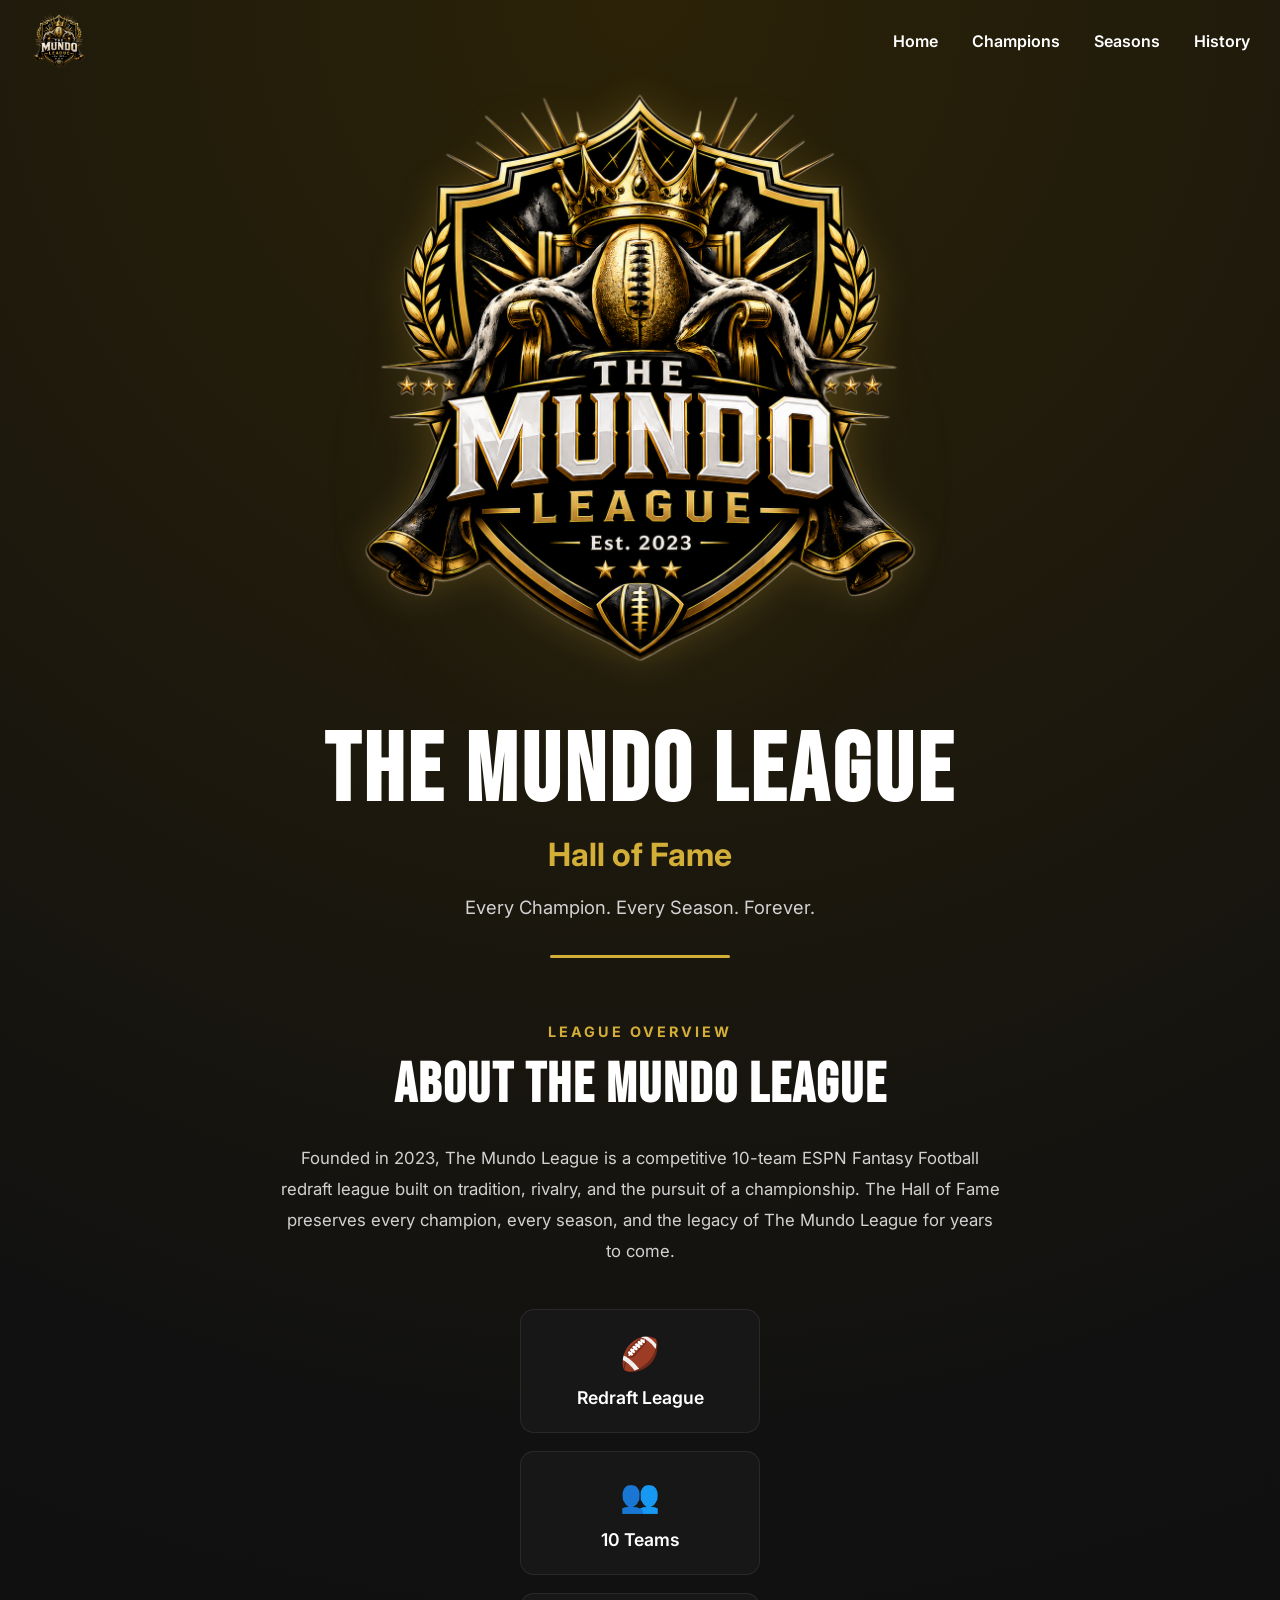
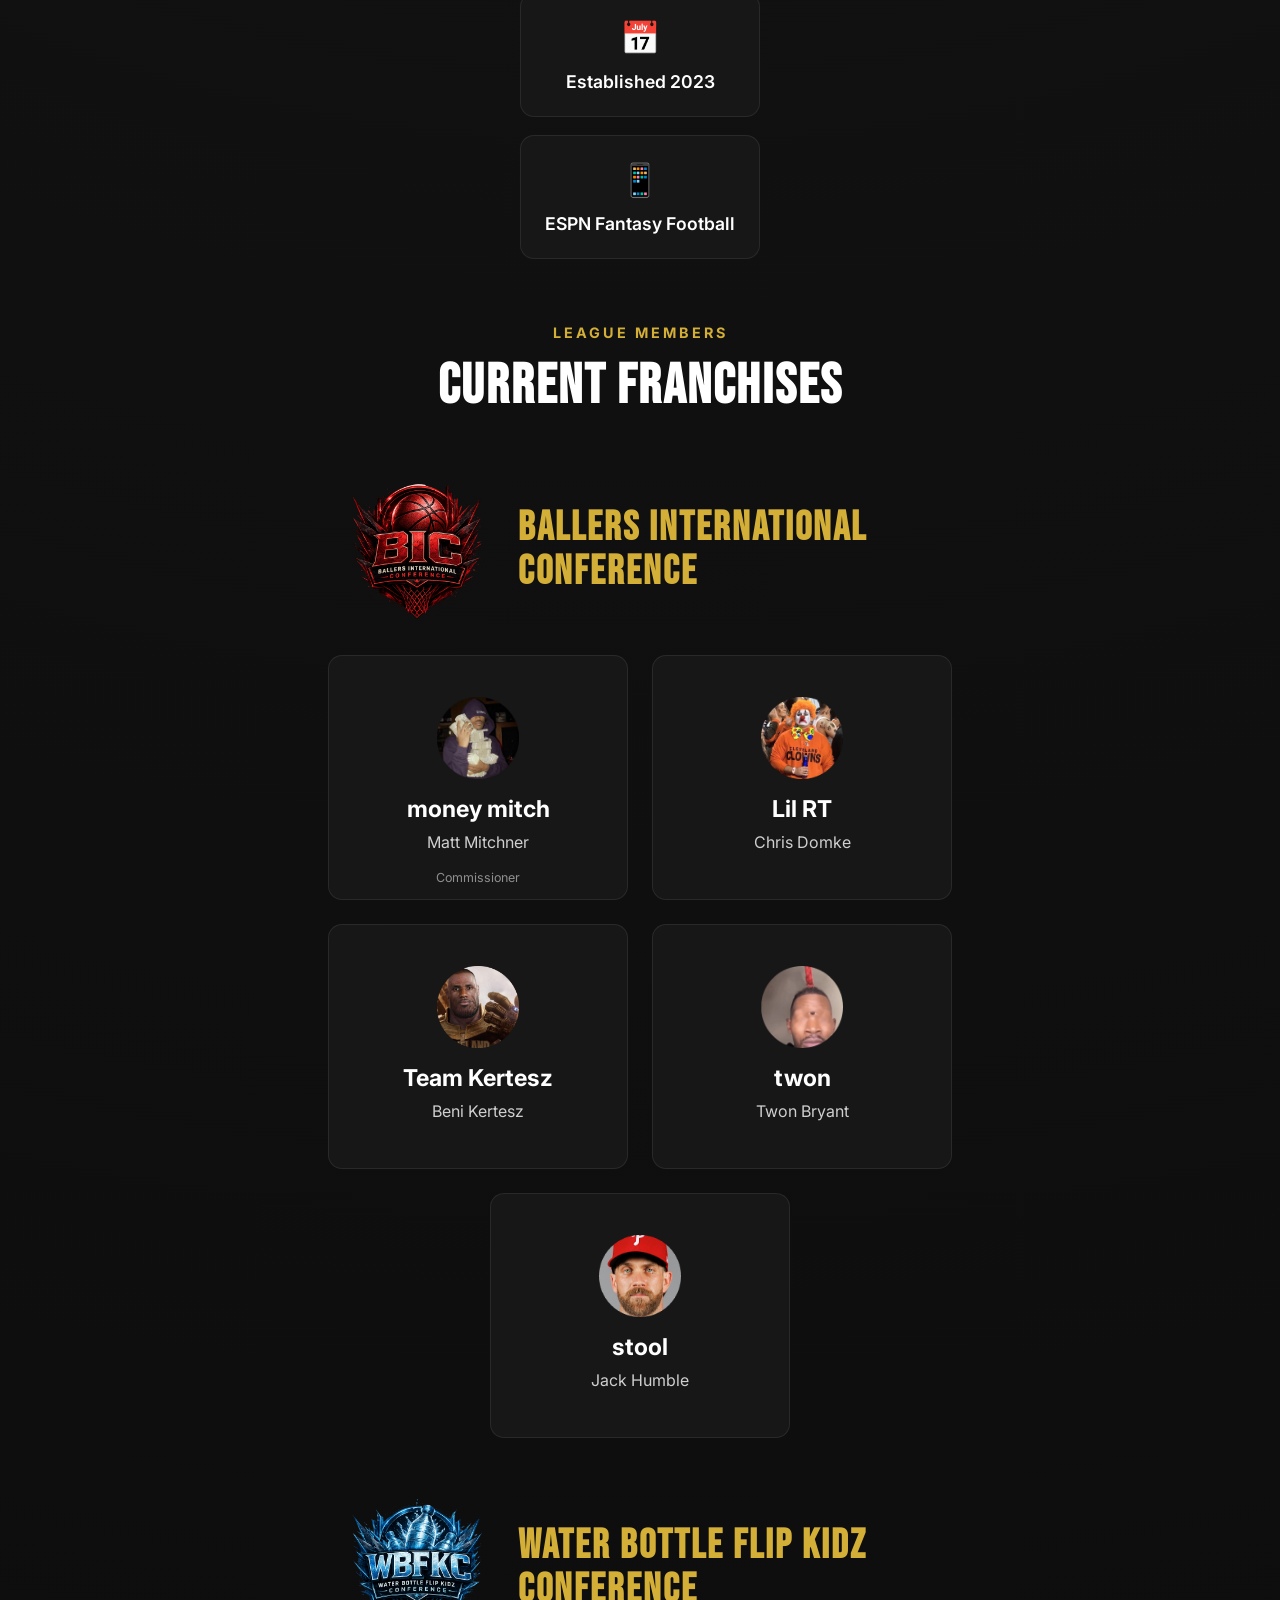
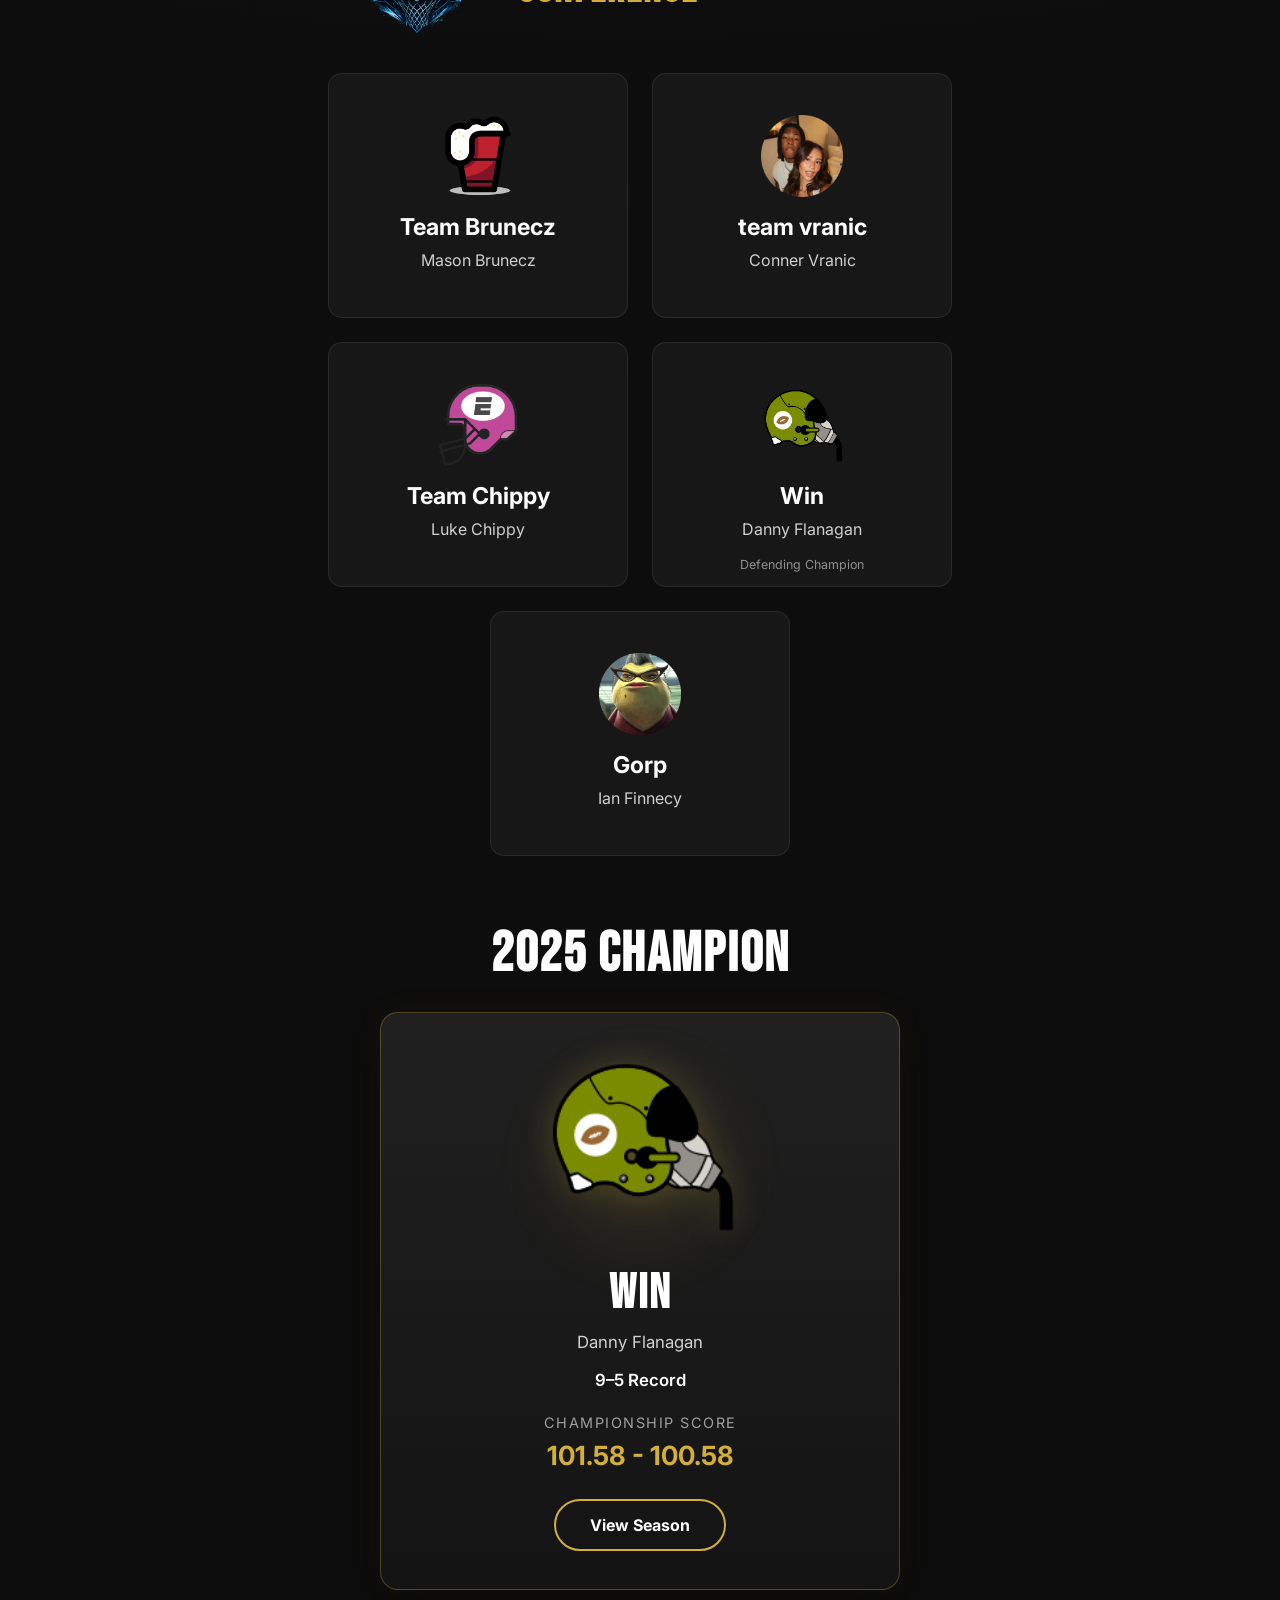
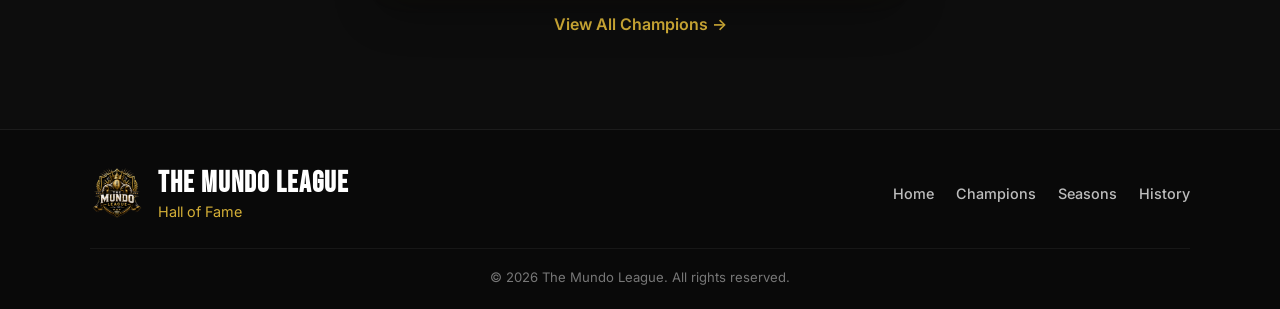
<file: index.html>
<!DOCTYPE html>
<html lang="en">
<head>
    <meta charset="UTF-8">

    <meta
        name="viewport"
        content="width=device-width, initial-scale=1.0, viewport-fit=cover"
    >

    <meta name="theme-color" content="#0d0d0d">

    <meta
        name="apple-mobile-web-app-status-bar-style"
        content="black-translucent"
    >

    <meta
        name="apple-mobile-web-app-capable"
        content="yes"
    >

    <title>The Mundo League | Hall of Fame</title>

    <link
        rel="icon"
        type="image/png"
        href="/assets/logos/the-mundo-league-logo.png"
    >

    <link
        rel="apple-touch-icon"
        href="/assets/logos/the-mundo-league-logo.png"
    >

    <link rel="stylesheet" href="/styles.css">

    <link rel="preconnect" href="https://fonts.googleapis.com">
    <link rel="preconnect" href="https://fonts.gstatic.com" crossorigin>

    <link
        href="https://fonts.googleapis.com/css2?family=Bebas+Neue&family=Inter:wght@300;400;500;600;700&display=swap"
        rel="stylesheet"
    >
</head>

<body>

    <header id="navbar">

        <a
            class="logo-small"
            href="/"
            aria-label="Return to The Mundo League homepage"
        >
            <img
                src="/assets/logos/the-mundo-league-logo.png"
                alt="The Mundo League Logo"
            >
        </a>

        <nav>
            <a href="/#home">Home</a>
            <a href="/champions/">Champions</a>
            <a href="/seasons/">Seasons</a>
            <a href="/#history">History</a>
        </nav>

    </header>

    <main>

        <section class="hero" id="home">

            <img
                class="hero-logo"
                src="/assets/logos/the-mundo-league-logo.png"
                alt="The Mundo League Logo"
            >

            <h1>THE MUNDO LEAGUE</h1>

            <h2>Hall of Fame</h2>

            <p>Every Champion. Every Season. Forever.</p>

        </section>

        <section class="league-overview" id="overview">

            <div class="section-heading">

                <span class="section-label">
                    League Overview
                </span>

                <h2>
                    About The Mundo League
                </h2>

                <p class="overview-description">
                    Founded in 2023, The Mundo League is a competitive 10-team
                    ESPN Fantasy Football redraft league built on tradition,
                    rivalry, and the pursuit of a championship. The Hall of Fame
                    preserves every champion, every season, and the legacy of
                    The Mundo League for years to come.
                </p>

            </div>

            <div class="overview-cards">

                <article class="overview-card">
                    <span class="overview-icon" aria-hidden="true">🏈</span>
                    <h3>Redraft League</h3>
                </article>

                <article class="overview-card">
                    <span class="overview-icon" aria-hidden="true">👥</span>
                    <h3>10 Teams</h3>
                </article>

                <article class="overview-card">
                    <span class="overview-icon" aria-hidden="true">📅</span>
                    <h3>Established 2023</h3>
                </article>

                <article class="overview-card">
                    <span class="overview-icon" aria-hidden="true">📱</span>
                    <h3>ESPN Fantasy Football</h3>
                </article>

            </div>

        </section>

        <section class="franchises" id="franchises">

            <div class="section-heading">

                <span class="section-label">
                    League Members
                </span>

                <h2>
                    Current Franchises
                </h2>

            </div>

            <div class="conference">

                <div class="conference-heading">

                    <img
                        class="conference-logo"
                        src="/assets/logos/bic-logo.png"
                        alt="Ballers International Conference Logo"
                    >

                    <h3>
                        Ballers International Conference
                    </h3>

                </div>

                <div class="franchise-grid">

                    <article class="franchise-card">

                        <img
                            class="franchise-logo"
                            src="/assets/logos/money-mitch.png"
                            alt="money mitch Team Logo"
                        >

                        <h4>money mitch</h4>

                        <p>Matt Mitchner</p>

                        <span class="commissioner-label">
                            Commissioner
                        </span>

                    </article>

                    <article class="franchise-card">

                        <img
                            class="franchise-logo"
                            src="/assets/logos/lil-rt.png"
                            alt="Lil RT Team Logo"
                        >

                        <h4>Lil RT</h4>

                        <p>Chris Domke</p>

                    </article>

                    <article class="franchise-card">

                        <img
                            class="franchise-logo"
                            src="/assets/logos/team-kertesz.png"
                            alt="Team Kertesz Logo"
                        >

                        <h4>Team Kertesz</h4>

                        <p>Beni Kertesz</p>

                    </article>

                    <article class="franchise-card">

                        <img
                            class="franchise-logo"
                            src="/assets/logos/twon.png"
                            alt="twon Team Logo"
                        >

                        <h4>twon</h4>

                        <p>Twon Bryant</p>

                    </article>

                    <article class="franchise-card">

                        <img
                            class="franchise-logo"
                            src="/assets/logos/stool.png"
                            alt="stool Team Logo"
                        >

                        <h4>stool</h4>

                        <p>Jack Humble</p>

                    </article>

                </div>

            </div>

            <div class="conference">

                <div class="conference-heading">

                    <img
                        class="conference-logo"
                        src="/assets/logos/wbfkc-logo.png"
                        alt="Water Bottle Flip Kidz Conference Logo"
                    >

                    <h3>
                        Water Bottle Flip Kidz Conference
                    </h3>

                </div>

                <div class="franchise-grid">

                    <article class="franchise-card">

                        <img
                            class="franchise-logo"
                            src="/assets/logos/team-brunecz.png"
                            alt="Team Brunecz Logo"
                        >

                        <h4>Team Brunecz</h4>

                        <p>Mason Brunecz</p>

                    </article>

                    <article class="franchise-card">

                        <img
                            class="franchise-logo"
                            src="/assets/logos/team-vranic.png"
                            alt="team vranic Logo"
                        >

                        <h4>team vranic</h4>

                        <p>Conner Vranic</p>

                    </article>

                    <article class="franchise-card">

                        <img
                            class="franchise-logo"
                            src="/assets/logos/team-chippy.png"
                            alt="Team Chippy Logo"
                        >

                        <h4>Team Chippy</h4>

                        <p>Luke Chippy</p>

                    </article>

                    <article class="franchise-card">

                        <img
                            class="franchise-logo"
                            src="/assets/logos/win.png"
                            alt="Win Team Logo"
                        >

                        <h4>Win</h4>

                        <p>Danny Flanagan</p>

                        <span class="defending-label">
                            Defending Champion
                        </span>

                    </article>

                    <article class="franchise-card">

                        <img
                            class="franchise-logo"
                            src="/assets/logos/njokus-african-village.png"
                            alt="Njokus African Village Team Logo"
                        >

                        <h4>Gorp</h4>

                        <p>Ian Finnecy</p>

                    </article>

                </div>

            </div>

        </section>

        <section class="defending-champion" id="champions">

            <div class="section-heading champion-section-heading">
                <h2>2025 Champion</h2>
            </div>

            <article class="champion-card">

                <img
                    class="champion-logo"
                    src="/assets/logos/win-logo.png"
                    alt="Win Team Logo"
                >

                <h3>Win</h3>

                <p class="champion-manager">
                    Danny Flanagan
                </p>

                <p class="champion-record">
                    9–5 Record
                </p>

                <div class="championship-score">

                    <span>Championship Score</span>

                    <strong>
                        101.58 - 100.58
                    </strong>

                </div>

                <a
                    class="primary-button"
                    href="#"
                    aria-disabled="true"
                >
                    View Season
                </a>

            </article>

            <a
                class="all-champions-link"
                href="/champions/"
            >
                View All Champions →
            </a>

        </section>

    </main>

    <footer class="site-footer" id="history">

        <div class="footer-inner">

            <div class="footer-brand">

                <img
                    src="/assets/logos/the-mundo-league-logo.png"
                    alt="The Mundo League Logo"
                >

                <div>
                    <h2>The Mundo League</h2>
                    <p>Hall of Fame</p>
                </div>

            </div>

                <nav class="footer-nav" aria-label="Footer navigation">
                    <a href="/#home">Home</a>
                    <a href="/champions/">Champions</a>
                    <a href="/seasons/">Seasons</a>
                    <a href="/#history">History</a>
                </nav>

        </div>

        <p class="footer-copyright">
            © 2026 The Mundo League. All rights reserved.
        </p>

    </footer>

    <script src="/script.js"></script>

</body>
</html>
</file>
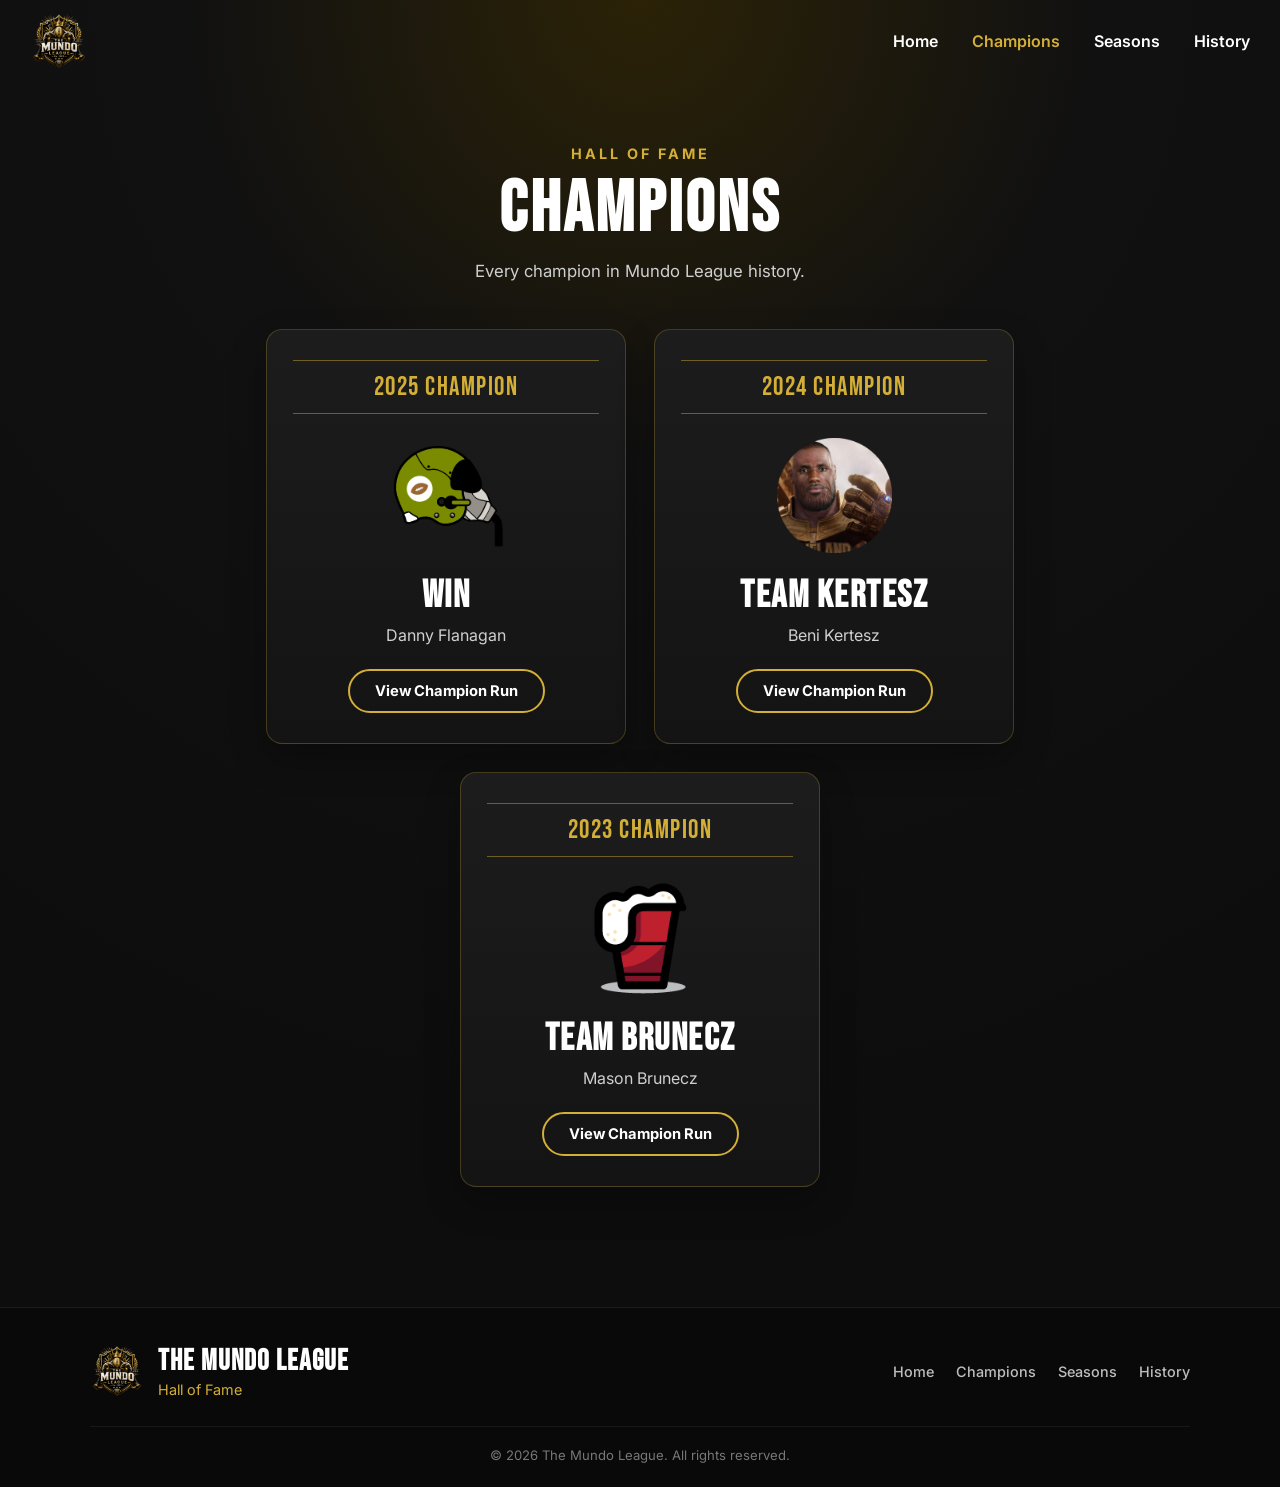
<file: champions/index.html>
<!DOCTYPE html>
<html lang="en">

<head>

    <meta charset="UTF-8">

    <meta
        name="viewport"
        content="width=device-width, initial-scale=1.0, viewport-fit=cover">

    <meta
        name="theme-color"
        content="#0d0d0d">

    <meta
        name="apple-mobile-web-app-status-bar-style"
        content="black-translucent">

    <meta
        name="apple-mobile-web-app-capable"
        content="yes">

    <title>Champions | The Mundo League</title>

    <link
        rel="icon"
        type="image/png"
        href="/assets/logos/the-mundo-league-logo.png">

    <link
        rel="apple-touch-icon"
        href="/assets/logos/the-mundo-league-logo.png">

    <link
        rel="stylesheet"
        href="/styles.css">

    <link rel="preconnect" href="https://fonts.googleapis.com">

    <link rel="preconnect" href="https://fonts.gstatic.com" crossorigin>

    <link
        href="https://fonts.googleapis.com/css2?family=Bebas+Neue&family=Inter:wght@300;400;500;600;700&display=swap"
        rel="stylesheet">

</head>

<body class="champions-page">

<header id="navbar">

    <a
        class="logo-small"
        href="/"
        aria-label="Return to The Mundo League homepage">

        <img
            src="/assets/logos/the-mundo-league-logo.png"
            alt="The Mundo League Logo">

    </a>

    <nav>

        <a href="/">Home</a>

        <a
            class="active-nav-link"
            href="/champions/"
            aria-current="page">

            Champions

        </a>

        <a href="/seasons/">

            Seasons

        </a>

        <a href="/#history">

            History

        </a>

    </nav>

</header>

<main class="champions-main">

    <section class="champions-header">

        <span class="section-label">

            Hall of Fame

        </span>

        <h1>

            Champions

        </h1>

        <p>

            Every champion in Mundo League history.

        </p>

    </section>

    <section
        class="champions-grid"
        aria-label="The Mundo League champions">

        <article class="past-champion-card">

            <div class="champion-year">

                2025 Champion

            </div>

            <img
                class="past-champion-logo"
                src="/assets/logos/win-logo.png"
                alt="Win Team Logo">

            <h2>Win</h2>

            <p>Danny Flanagan</p>

            <a
                class="past-champion-button"
                href="/seasons/2025/teams/win/">

                View Champion Run

            </a>

        </article>

        <article class="past-champion-card">

            <div class="champion-year">

                2024 Champion

            </div>

            <img
                class="past-champion-logo"
                src="/assets/logos/team-kertesz.png"
                alt="Team Kertesz Logo">

            <h2>Team Kertesz</h2>

            <p>Beni Kertesz</p>

            <a
                class="past-champion-button"
                href="/seasons/2024/teams/team-kertesz/">

                View Champion Run

            </a>

        </article>

        <article class="past-champion-card">

            <div class="champion-year">

                2023 Champion

            </div>

            <img
                class="past-champion-logo"
                src="/assets/logos/team-brunecz.png"
                alt="Team Brunecz Logo">

            <h2>Team Brunecz</h2>

            <p>Mason Brunecz</p>

            <a
                class="past-champion-button"
                href="/seasons/2023/teams/team-brunecz/">

                View Champion Run

            </a>

        </article>

    </section>

</main>

<footer class="site-footer">

    <div class="footer-inner">

        <div class="footer-brand">

            <img
                src="/assets/logos/the-mundo-league-logo.png"
                alt="The Mundo League Logo">

            <div>

                <h2>The Mundo League</h2>

                <p>Hall of Fame</p>

            </div>

        </div>

        <nav
            class="footer-nav"
            aria-label="Footer navigation">

            <a href="/">Home</a>

            <a href="/champions/">

                Champions

            </a>

            <a href="/seasons/">

                Seasons

            </a>

            <a href="/#history">

                History

            </a>

        </nav>

    </div>

    <p class="footer-copyright">

        © 2026 The Mundo League. All rights reserved.

    </p>

</footer>

<script src="/script.js"></script>

</body>

</html>
</file>
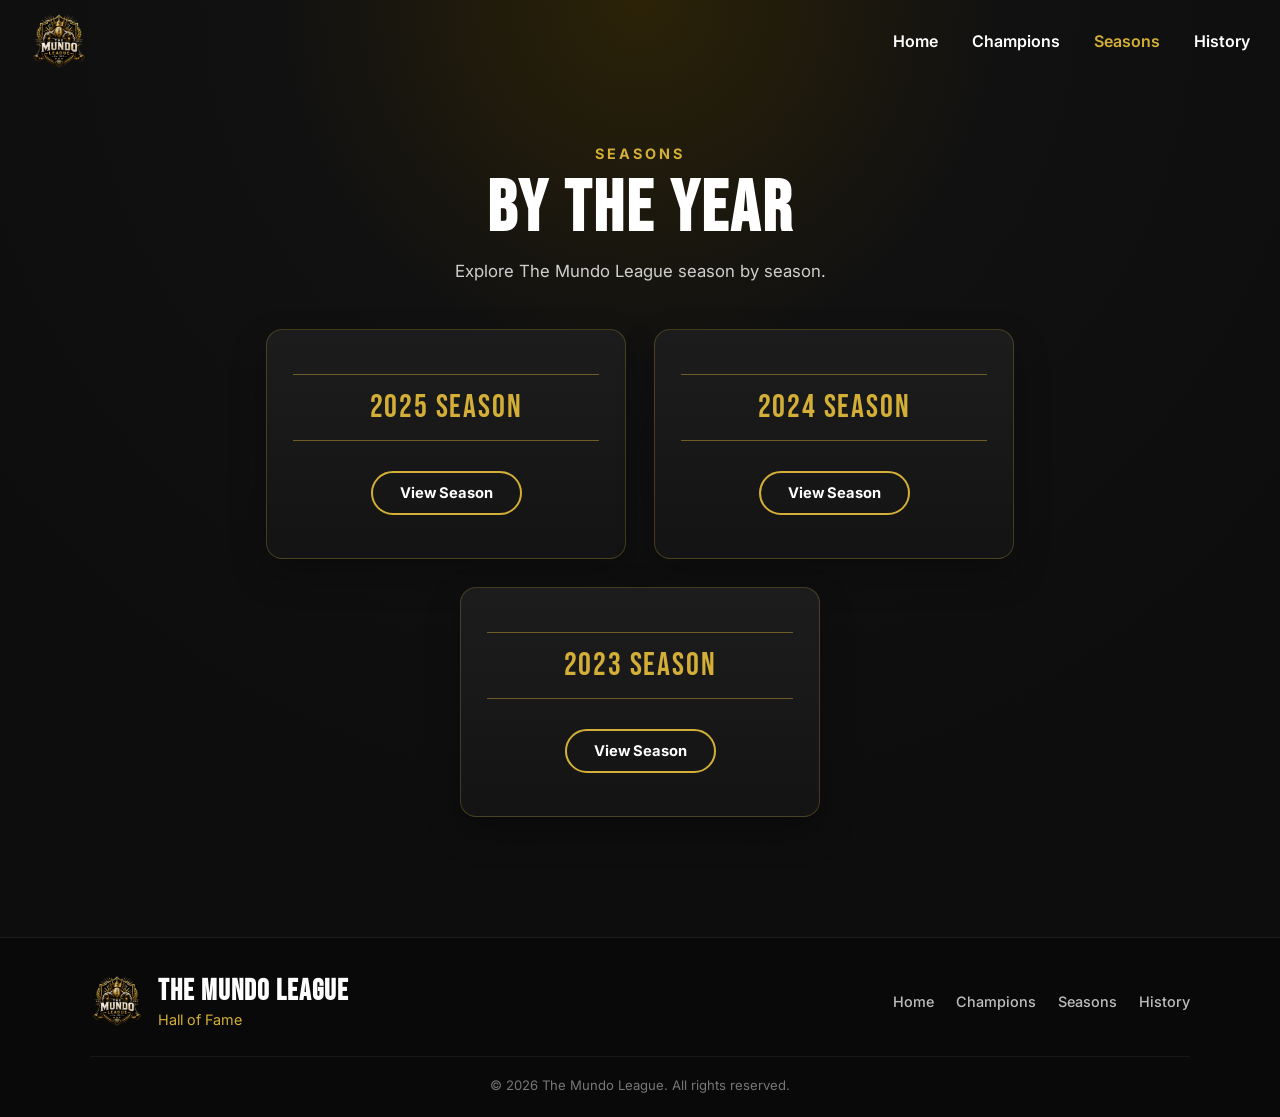
<file: seasons/index.html>
<!DOCTYPE html>
<html lang="en">

<head>

    <meta charset="UTF-8">

    <meta
        name="viewport"
        content="width=device-width, initial-scale=1.0, viewport-fit=cover">

    <meta
        name="theme-color"
        content="#0d0d0d">

    <meta
        name="apple-mobile-web-app-status-bar-style"
        content="black-translucent">

    <meta
        name="apple-mobile-web-app-capable"
        content="yes">

    <title>By the Year | The Mundo League</title>

    <link
        rel="icon"
        type="image/png"
        href="/assets/logos/the-mundo-league-logo.png">

    <link
        rel="apple-touch-icon"
        href="/assets/logos/the-mundo-league-logo.png">

    <link
        rel="stylesheet"
        href="/styles.css">

    <link rel="preconnect" href="https://fonts.googleapis.com">

    <link rel="preconnect" href="https://fonts.gstatic.com" crossorigin>

    <link
        href="https://fonts.googleapis.com/css2?family=Bebas+Neue&family=Inter:wght@300;400;500;600;700&display=swap"
        rel="stylesheet">

</head>

<body class="seasons-page">

<header id="navbar">

    <a
        class="logo-small"
        href="/"
        aria-label="Return to The Mundo League homepage">

        <img
            src="/assets/logos/the-mundo-league-logo.png"
            alt="The Mundo League Logo">

    </a>

    <nav>

        <a href="/">Home</a>

        <a href="/champions/">Champions</a>

        <a
            class="active-nav-link"
            href="/seasons/"
            aria-current="page">

            Seasons

        </a>

        <a href="/#history">History</a>

    </nav>

</header>

<main class="seasons-main">

    <section class="seasons-header">

        <span class="section-label">

            Seasons

        </span>

        <h1>

            By the Year

        </h1>

        <p>

            Explore The Mundo League season by season.

        </p>

    </section>

    <section
        class="seasons-grid"
        aria-label="The Mundo League seasons">

        <article class="season-card">

            <div class="season-year">

                2025 Season

            </div>

            <a
                class="season-button"
                href="/seasons/2025/">

                View Season

            </a>

        </article>

        <article class="season-card">

            <div class="season-year">

                2024 Season

            </div>

            <a
                class="season-button"
                href="/seasons/2024/">

                View Season

            </a>

        </article>

        <article class="season-card">

            <div class="season-year">

                2023 Season

            </div>

            <a
                class="season-button"
                href="/seasons/2023/">

                View Season

            </a>

        </article>

    </section>

</main>

<footer class="site-footer">

    <div class="footer-inner">

        <div class="footer-brand">

            <img
                src="/assets/logos/the-mundo-league-logo.png"
                alt="The Mundo League Logo">

            <div>

                <h2>The Mundo League</h2>

                <p>Hall of Fame</p>

            </div>

        </div>

        <nav
            class="footer-nav"
            aria-label="Footer navigation">

            <a href="/">Home</a>

            <a href="/champions/">Champions</a>

            <a href="/seasons/">Seasons</a>

            <a href="/#history">History</a>

        </nav>

    </div>

    <p class="footer-copyright">

        © 2026 The Mundo League. All rights reserved.

    </p>

</footer>

<script src="/script.js"></script>

</body>

</html>
</file>
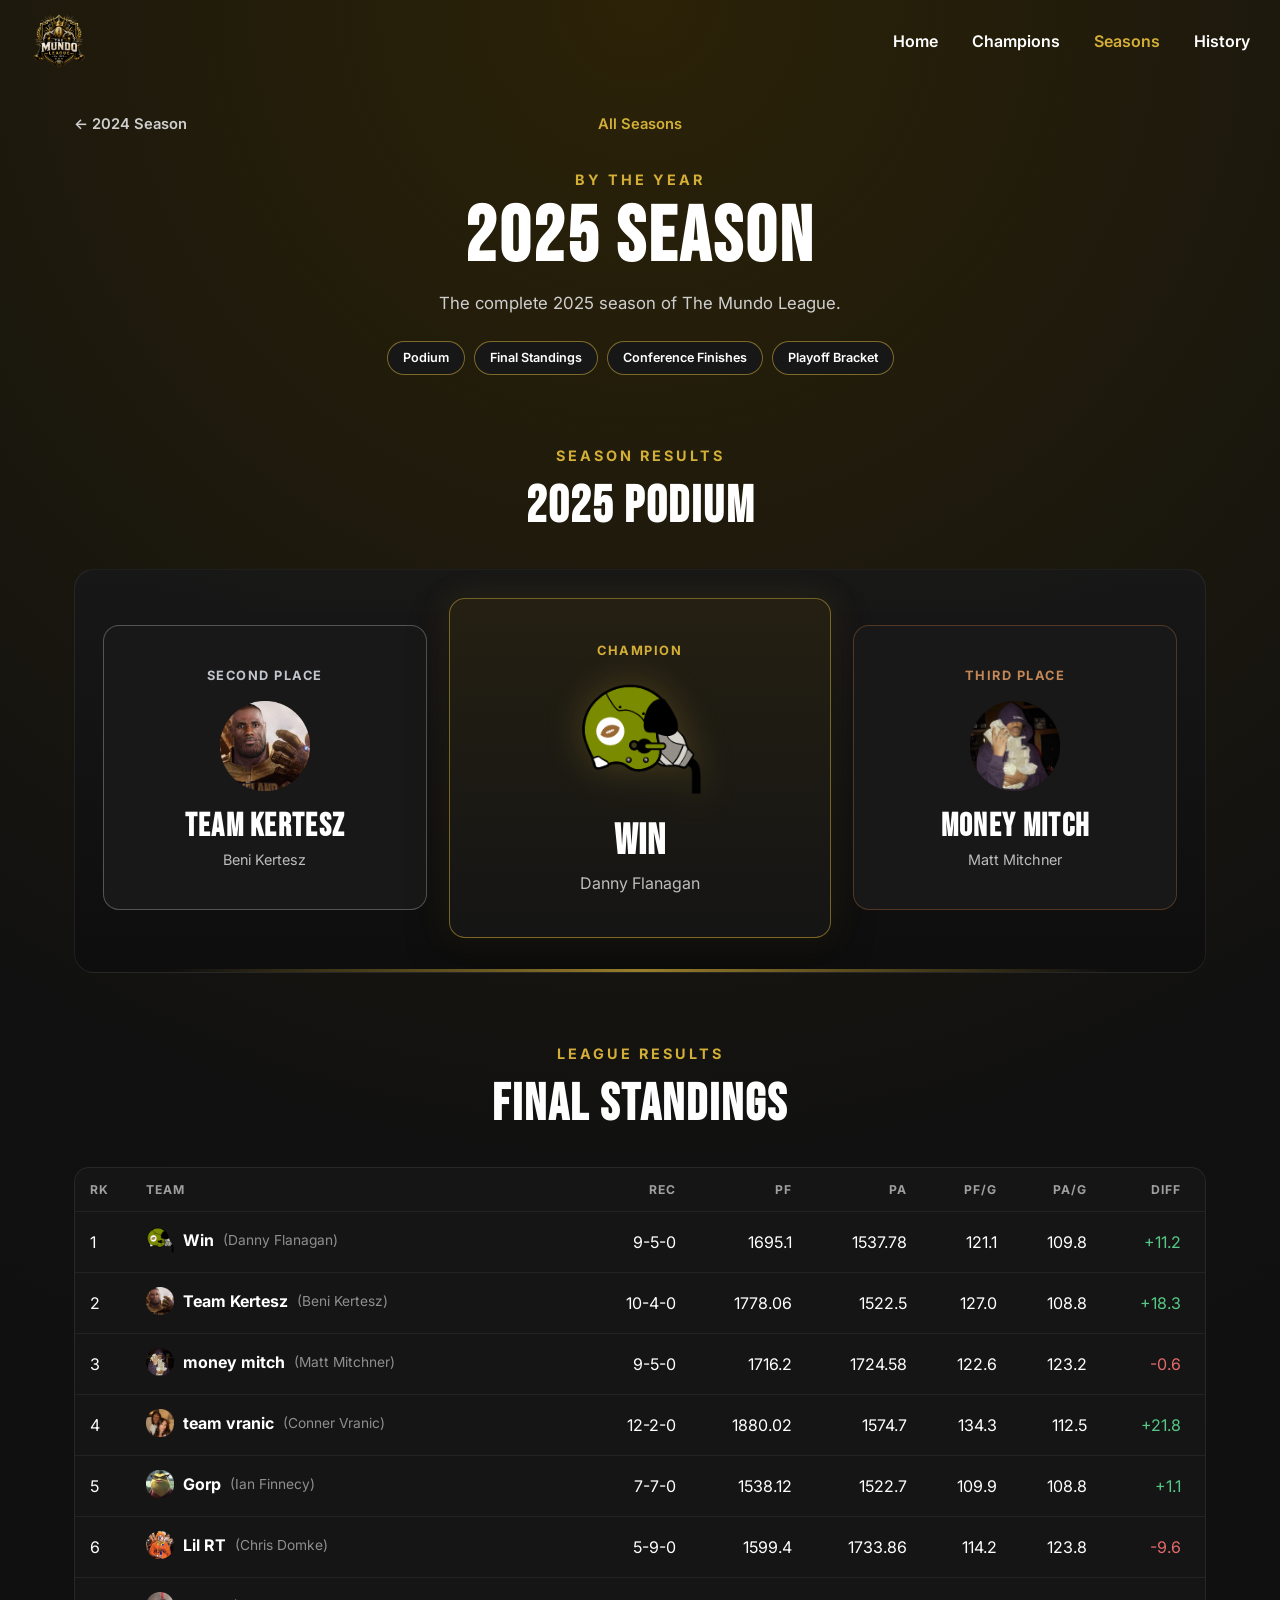
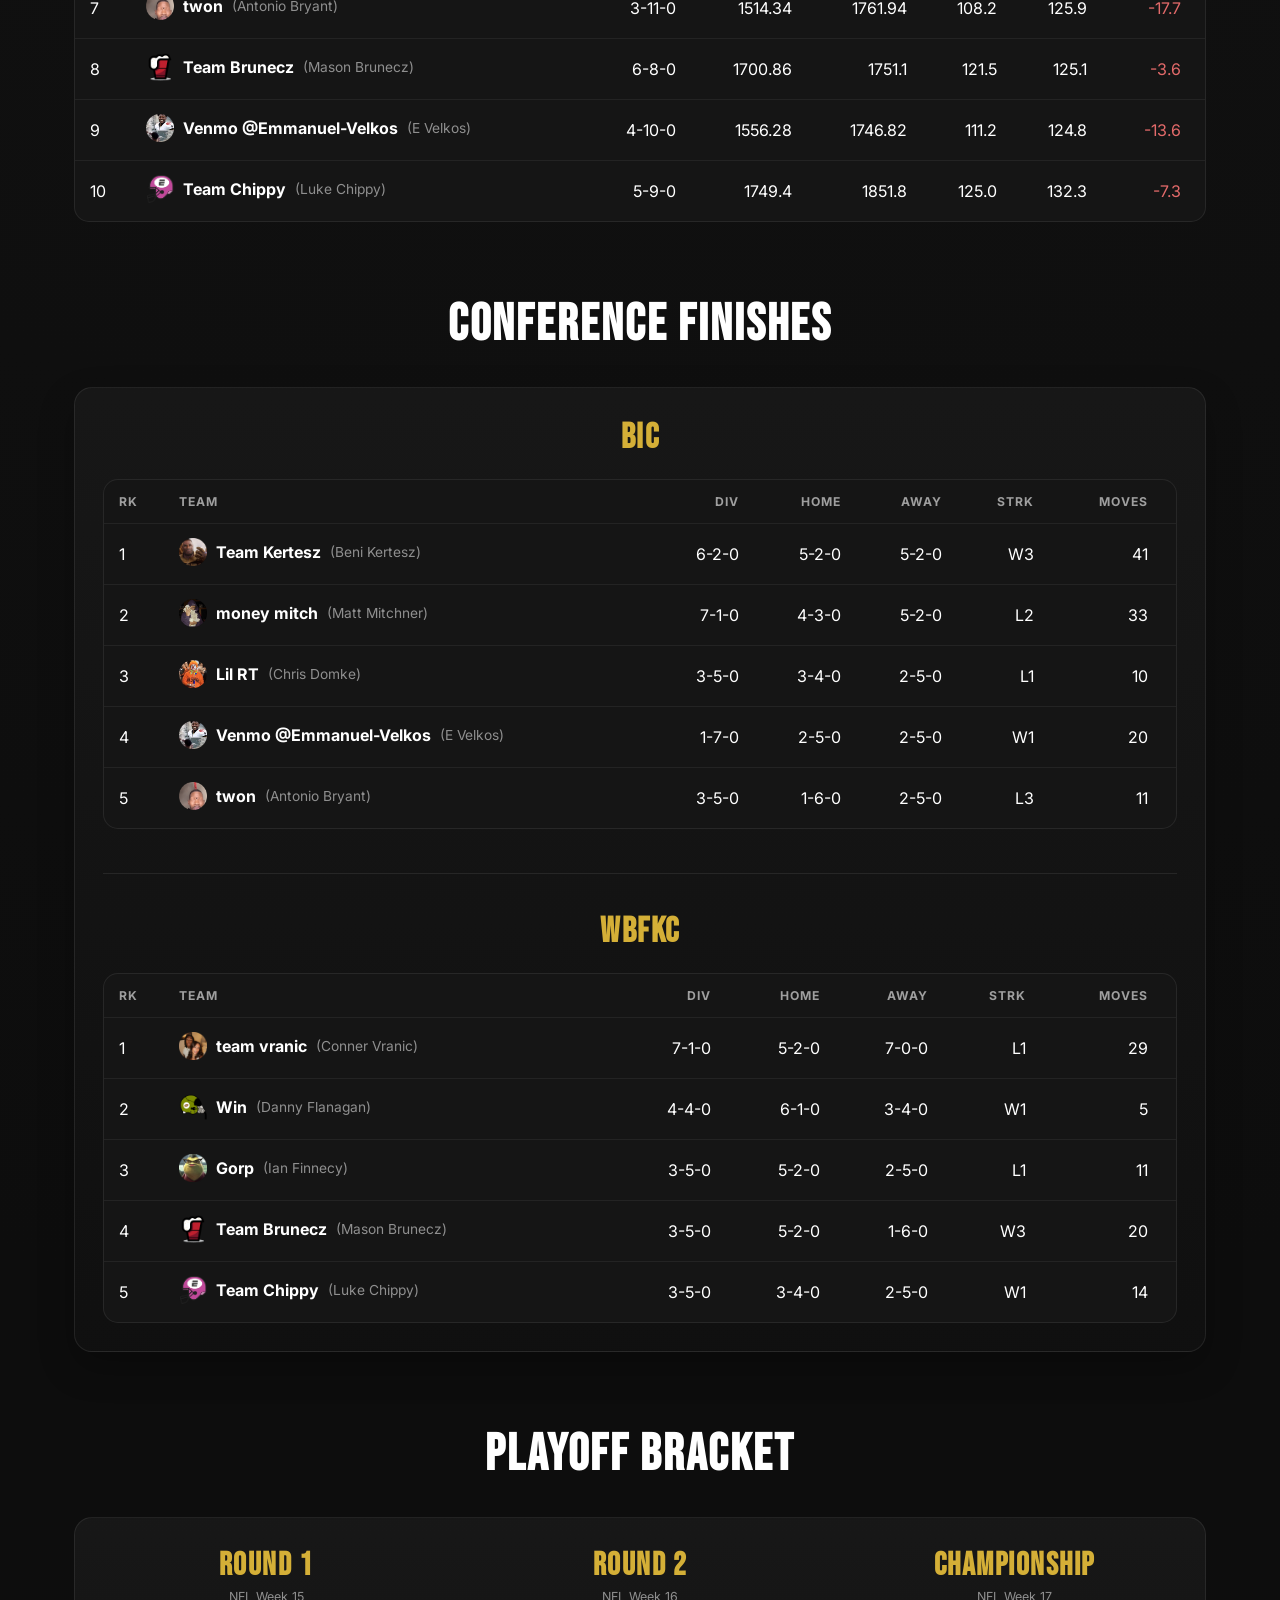
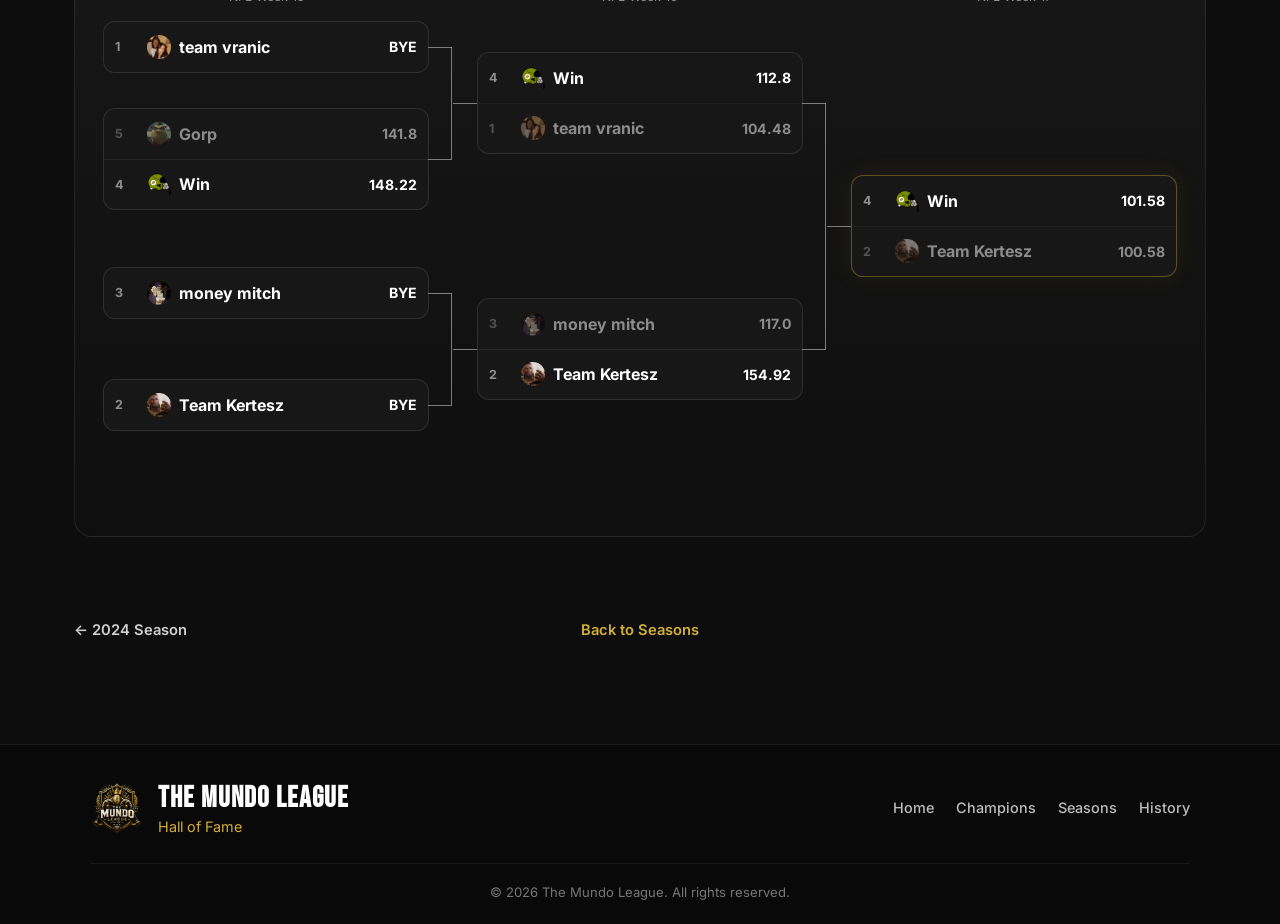
<file: seasons/2025/index.html>
<!DOCTYPE html>
<html lang="en">

<head>

    <meta charset="UTF-8">

    <meta
        name="viewport"
        content="width=device-width, initial-scale=1.0, viewport-fit=cover">

    <meta
        name="theme-color"
        content="#0d0d0d">

    <meta
        name="apple-mobile-web-app-status-bar-style"
        content="black-translucent">

    <meta
        name="apple-mobile-web-app-capable"
        content="yes">

    <title>2025 Season | The Mundo League</title>

    <link
        rel="icon"
        type="image/png"
        href="/assets/logos/the-mundo-league-logo.png">

    <link
        rel="apple-touch-icon"
        href="/assets/logos/the-mundo-league-logo.png">

    <link
        rel="stylesheet"
        href="/styles.css">

    <link rel="preconnect" href="https://fonts.googleapis.com">

    <link
        rel="preconnect"
        href="https://fonts.gstatic.com"
        crossorigin>

    <link
        href="https://fonts.googleapis.com/css2?family=Bebas+Neue&family=Inter:wght@300;400;500;600;700&display=swap"
        rel="stylesheet">

</head>

<body class="season-detail-page">

<header id="navbar">

    <a
        class="logo-small"
        href="/"
        aria-label="Return to The Mundo League homepage">

        <img
            src="/assets/logos/the-mundo-league-logo.png"
            alt="The Mundo League Logo">

    </a>

    <nav>

        <a href="/">
            Home
        </a>

        <a href="/champions/">
            Champions
        </a>

        <a
            class="active-nav-link"
            href="/seasons/">

            Seasons

        </a>

        <a href="/history/">
            History
        </a>

    </nav>

</header>

<main class="season-detail-main">

    <!-- TOP SEASON NAVIGATION -->

    <nav
        class="season-navigation"
        aria-label="Season navigation">

        <a
            class="season-navigation-link"
            href="/seasons/2024/">

            ← 2024 Season

        </a>

        <a
            class="season-navigation-center"
            href="/seasons/">

            All Seasons

        </a>

        <span
            class="season-navigation-placeholder"
            aria-hidden="true">
        </span>

    </nav>

    <!-- SEASON HEADER -->

    <section class="season-detail-header">

        <span class="section-label">
            By the Year
        </span>

        <h1>
            2025 Season
        </h1>

        <p>
            The complete 2025 season of The Mundo League.
        </p>

        <nav
            class="season-section-navigation"
            aria-label="Jump to a section">

            <a href="#podium">
                Podium
            </a>

            <a href="#final-standings">
                Final Standings
            </a>

            <a href="#conference-finishes">
                Conference Finishes
            </a>

            <a href="#playoff-bracket">
                Playoff Bracket
            </a>

        </nav>

    </section>

    <!-- PODIUM -->

    <section
        class="season-section podium-section"
        id="podium">

        <div class="season-section-heading">

            <span class="section-label">
                Season Results
            </span>

            <h2>
                2025 Podium
            </h2>

        </div>

        <div class="podium-platform">

            <!-- SECOND PLACE -->

            <article class="podium-card podium-second">

                <span class="podium-placement">
                    Second Place
                </span>

                <img
                    class="podium-logo"
                    src="/assets/logos/team-kertesz.png"
                    alt="Team Kertesz Logo">

                <h3>
                    Team Kertesz
                </h3>

                <p>
                    Beni Kertesz
                </p>

            </article>

            <!-- CHAMPION -->

            <article class="podium-card podium-champion">

                <span class="podium-placement">
                    Champion
                </span>

                <img
                    class="podium-logo"
                    src="/assets/logos/win-logo.png"
                    alt="Win Team Logo">

                <h3>
                    Win
                </h3>

                <p>
                    Danny Flanagan
                </p>

            </article>

            <!-- THIRD PLACE -->

            <article class="podium-card podium-third">

                <span class="podium-placement">
                    Third Place
                </span>

                <img
                    class="podium-logo"
                    src="/assets/logos/money-mitch.png"
                    alt="money mitch Team Logo">

                <h3>
                    money mitch
                </h3>

                <p>
                    Matt Mitchner
                </p>

            </article>

        </div>

    </section>

    <!-- FINAL STANDINGS -->

    <section
        class="season-section"
        id="final-standings">

        <div class="season-section-heading">

            <span class="section-label">
                League Results
            </span>

            <h2>
                Final Standings
            </h2>

        </div>

        <div
            class="season-table-wrapper"
            role="region"
            aria-label="2025 final standings"
            tabindex="0">

            <table class="season-table final-standings-table">

                <thead>

                    <tr>

                        <th scope="col">
                            RK
                        </th>

                        <th scope="col">
                            TEAM
                        </th>

                        <th scope="col">
                            REC
                        </th>

                        <th scope="col">
                            PF
                        </th>

                        <th scope="col">
                            PA
                        </th>

                        <th scope="col">
                            PF/G
                        </th>

                        <th scope="col">
                            PA/G
                        </th>

                        <th scope="col">
                            DIFF
                        </th>

                    </tr>

                </thead>

                <tbody>

                    <!-- RANK 1 -->

                    <tr>

                        <td>
                            1
                        </td>

                        <td>

                            <div class="table-team">

                                <a
                                    class="table-team-link"
                                    href="/teams/win/#season-2025">

                                    <img
                                        class="table-team-logo"
                                        src="/assets/logos/win.png"
                                        alt="Win Team Logo">

                                    <span class="table-team-name">
                                        Win
                                    </span>

                                </a>

                                <span class="table-manager">
                                    (Danny Flanagan)
                                </span>

                            </div>

                        </td>

                        <td>9-5-0</td>
                        <td>1695.1</td>
                        <td>1537.78</td>
                        <td>121.1</td>
                        <td>109.8</td>

                        <td class="diff-positive">
                            +11.2
                        </td>

                    </tr>

                    <!-- RANK 2 -->

                    <tr>

                        <td>
                            2
                        </td>

                        <td>

                            <div class="table-team">

                                <a
                                    class="table-team-link"
                                    href="/teams/team-kertesz/#season-2025">

                                    <img
                                        class="table-team-logo"
                                        src="/assets/logos/team-kertesz.png"
                                        alt="Team Kertesz Logo">

                                    <span class="table-team-name">
                                        Team Kertesz
                                    </span>

                                </a>

                                <span class="table-manager">
                                    (Beni Kertesz)
                                </span>

                            </div>

                        </td>

                        <td>10-4-0</td>
                        <td>1778.06</td>
                        <td>1522.5</td>
                        <td>127.0</td>
                        <td>108.8</td>

                        <td class="diff-positive">
                            +18.3
                        </td>

                    </tr>

                    <!-- RANK 3 -->

                    <tr>

                        <td>
                            3
                        </td>

                        <td>

                            <div class="table-team">

                                <a
                                    class="table-team-link"
                                    href="/teams/money-mitch/#season-2025">

                                    <img
                                        class="table-team-logo"
                                        src="/assets/logos/money-mitch.png"
                                        alt="money mitch Team Logo">

                                    <span class="table-team-name">
                                        money mitch
                                    </span>

                                </a>

                                <span class="table-manager">
                                    (Matt Mitchner)
                                </span>

                            </div>

                        </td>

                        <td>9-5-0</td>
                        <td>1716.2</td>
                        <td>1724.58</td>
                        <td>122.6</td>
                        <td>123.2</td>

                        <td class="diff-negative">
                            -0.6
                        </td>

                    </tr>

                    <!-- RANK 4 -->

                    <tr>

                        <td>
                            4
                        </td>

                        <td>

                            <div class="table-team">

                                <a
                                    class="table-team-link"
                                    href="/teams/team-vranic/#season-2025">

                                    <img
                                        class="table-team-logo"
                                        src="/assets/logos/team-vranic.png"
                                        alt="team vranic Logo">

                                    <span class="table-team-name">
                                        team vranic
                                    </span>

                                </a>

                                <span class="table-manager">
                                    (Conner Vranic)
                                </span>

                            </div>

                        </td>

                        <td>12-2-0</td>
                        <td>1880.02</td>
                        <td>1574.7</td>
                        <td>134.3</td>
                        <td>112.5</td>

                        <td class="diff-positive">
                            +21.8
                        </td>

                    </tr>

                    <!-- RANK 5 -->

                    <tr>

                        <td>
                            5
                        </td>

                        <td>

                            <div class="table-team">

                                <a
                                    class="table-team-link"
                                    href="/teams/njokus-african-village/#season-2025">

                                    <img
                                        class="table-team-logo"
                                        src="/assets/logos/njokus-african-village.png"
                                        alt="Njokus African Village Team Logo">

                                    <span class="table-team-name">
                                        Gorp
                                    </span>

                                </a>

                                <span class="table-manager">
                                    (Ian Finnecy)
                                </span>

                            </div>

                        </td>

                        <td>7-7-0</td>
                        <td>1538.12</td>
                        <td>1522.7</td>
                        <td>109.9</td>
                        <td>108.8</td>

                        <td class="diff-positive">
                            +1.1
                        </td>

                    </tr>

                    <!-- RANK 6 -->

                    <tr>

                        <td>
                            6
                        </td>

                        <td>

                            <div class="table-team">

                                <a
                                    class="table-team-link"
                                    href="/teams/lil-rt/#season-2025">

                                    <img
                                        class="table-team-logo"
                                        src="/assets/logos/lil-rt.png"
                                        alt="Lil RT Team Logo">

                                    <span class="table-team-name">
                                        Lil RT
                                    </span>

                                </a>

                                <span class="table-manager">
                                    (Chris Domke)
                                </span>

                            </div>

                        </td>

                        <td>5-9-0</td>
                        <td>1599.4</td>
                        <td>1733.86</td>
                        <td>114.2</td>
                        <td>123.8</td>

                        <td class="diff-negative">
                            -9.6
                        </td>

                    </tr>

                    <!-- RANK 7 -->

                    <tr>

                        <td>
                            7
                        </td>

                        <td>

                            <div class="table-team">

                                <a
                                    class="table-team-link"
                                    href="/teams/twon/#season-2025">

                                    <img
                                        class="table-team-logo"
                                        src="/assets/logos/twon.png"
                                        alt="twon Team Logo">

                                    <span class="table-team-name">
                                        twon
                                    </span>

                                </a>

                                <span class="table-manager">
                                    (Antonio Bryant)
                                </span>

                            </div>

                        </td>

                        <td>3-11-0</td>
                        <td>1514.34</td>
                        <td>1761.94</td>
                        <td>108.2</td>
                        <td>125.9</td>

                        <td class="diff-negative">
                            -17.7
                        </td>

                    </tr>

                    <!-- RANK 8 -->

                    <tr>

                        <td>
                            8
                        </td>

                        <td>

                            <div class="table-team">

                                <a
                                    class="table-team-link"
                                    href="/teams/team-brunecz/#season-2025">

                                    <img
                                        class="table-team-logo"
                                        src="/assets/logos/team-brunecz.png"
                                        alt="Team Brunecz Logo">

                                    <span class="table-team-name">
                                        Team Brunecz
                                    </span>

                                </a>

                                <span class="table-manager">
                                    (Mason Brunecz)
                                </span>

                            </div>

                        </td>

                        <td>6-8-0</td>
                        <td>1700.86</td>
                        <td>1751.1</td>
                        <td>121.5</td>
                        <td>125.1</td>

                        <td class="diff-negative">
                            -3.6
                        </td>

                    </tr>

                    <!-- RANK 9 -->

                    <tr>

                        <td>
                            9
                        </td>

                        <td>

                            <div class="table-team">

                                <a
                                    class="table-team-link"
                                    href="/teams/e/#season-2025">

                                    <img
                                        class="table-team-logo"
                                        src="/assets/logos/e.png"
                                        alt="Venmo @Emmanuel-Velkos Team Logo">

                                    <span class="table-team-name">
                                        Venmo @Emmanuel-Velkos
                                    </span>

                                </a>

                                <span class="table-manager">
                                    (E Velkos)
                                </span>

                            </div>

                        </td>

                        <td>4-10-0</td>
                        <td>1556.28</td>
                        <td>1746.82</td>
                        <td>111.2</td>
                        <td>124.8</td>

                        <td class="diff-negative">
                            -13.6
                        </td>

                    </tr>

                    <!-- RANK 10 -->

                    <tr>

                        <td>
                            10
                        </td>

                        <td>

                            <div class="table-team">

                                <a
                                    class="table-team-link"
                                    href="/teams/team-chippy/#season-2025">

                                    <img
                                        class="table-team-logo"
                                        src="/assets/logos/team-chippy.png"
                                        alt="Team Chippy Logo">

                                    <span class="table-team-name">
                                        Team Chippy
                                    </span>

                                </a>

                                <span class="table-manager">
                                    (Luke Chippy)
                                </span>

                            </div>

                        </td>

                        <td>5-9-0</td>
                        <td>1749.4</td>
                        <td>1851.8</td>
                        <td>125.0</td>
                        <td>132.3</td>

                        <td class="diff-negative">
                            -7.3
                        </td>

                    </tr>

                </tbody>

            </table>

        </div>

    </section>

<!-- CONFERENCE FINISHES -->

<section
    class="season-section"
    id="conference-finishes">

    <div class="season-section-heading">

        <h2>
            Conference Finishes
        </h2>

    </div>

    <div class="conference-tables-container">

        <!-- BIC -->

        <section class="conference-table-group">

            <h3>
                BIC
            </h3>

            <div
                class="season-table-wrapper"
                role="region"
                aria-label="2025 Ballers International Conference standings"
                tabindex="0">

                <table class="season-table conference-standings-table">

                    <thead>

                        <tr>

                            <th>RK</th>
                            <th>TEAM</th>
                            <th>DIV</th>
                            <th>HOME</th>
                            <th>AWAY</th>
                            <th>STRK</th>
                            <th>MOVES</th>

                        </tr>

                    </thead>

                    <tbody>

                        <tr>

                            <td>1</td>

                            <td>

                                <div class="table-team">

                                    <a
                                        class="table-team-link"
                                        href="/teams/team-kertesz/#season-2025">

                                        <img
                                            class="table-team-logo"
                                            src="/assets/logos/team-kertesz.png"
                                            alt="Team Kertesz Logo">

                                        <span class="table-team-name">
                                            Team Kertesz
                                        </span>

                                    </a>

                                    <span class="table-manager">
                                        (Beni Kertesz)
                                    </span>

                                </div>

                            </td>

                            <td>6-2-0</td>
                            <td>5-2-0</td>
                            <td>5-2-0</td>
                            <td>W3</td>
                            <td>41</td>

                        </tr>

                        <tr>

                            <td>2</td>

                            <td>

                                <div class="table-team">

                                    <a
                                        class="table-team-link"
                                        href="/teams/money-mitch/#season-2025">

                                        <img
                                            class="table-team-logo"
                                            src="/assets/logos/money-mitch.png"
                                            alt="money mitch Logo">

                                        <span class="table-team-name">
                                            money mitch
                                        </span>

                                    </a>

                                    <span class="table-manager">
                                        (Matt Mitchner)
                                    </span>

                                </div>

                            </td>

                            <td>7-1-0</td>
                            <td>4-3-0</td>
                            <td>5-2-0</td>
                            <td>L2</td>
                            <td>33</td>

                        </tr>

                        <tr>

                            <td>3</td>

                            <td>

                                <div class="table-team">

                                    <a
                                        class="table-team-link"
                                        href="/teams/lil-rt/#season-2025">

                                        <img
                                            class="table-team-logo"
                                            src="/assets/logos/lil-rt.png"
                                            alt="Lil RT Logo">

                                        <span class="table-team-name">
                                            Lil RT
                                        </span>

                                    </a>

                                    <span class="table-manager">
                                        (Chris Domke)
                                    </span>

                                </div>

                            </td>

                            <td>3-5-0</td>
                            <td>3-4-0</td>
                            <td>2-5-0</td>
                            <td>L1</td>
                            <td>10</td>

                        </tr>

                        <tr>

                            <td>4</td>

                            <td>

                                <div class="table-team">

                                    <a
                                        class="table-team-link"
                                        href="/teams/e/#season-2025">

                                        <img
                                            class="table-team-logo"
                                            src="/assets/logos/e.png"
                                            alt="Venmo Logo">

                                        <span class="table-team-name">
                                            Venmo @Emmanuel-Velkos
                                        </span>

                                    </a>

                                    <span class="table-manager">
                                        (E Velkos)
                                    </span>

                                </div>

                            </td>

                            <td>1-7-0</td>
                            <td>2-5-0</td>
                            <td>2-5-0</td>
                            <td>W1</td>
                            <td>20</td>

                        </tr>

                        <tr>

                            <td>5</td>

                            <td>

                                <div class="table-team">

                                    <a
                                        class="table-team-link"
                                        href="/teams/twon/#season-2025">

                                        <img
                                            class="table-team-logo"
                                            src="/assets/logos/twon.png"
                                            alt="twon Logo">

                                        <span class="table-team-name">
                                            twon
                                        </span>

                                    </a>

                                    <span class="table-manager">
                                        (Antonio Bryant)
                                    </span>

                                </div>

                            </td>

                            <td>3-5-0</td>
                            <td>1-6-0</td>
                            <td>2-5-0</td>
                            <td>L3</td>
                            <td>11</td>

                        </tr>

                    </tbody>

                </table>

            </div>

        </section>

        <!-- WBFKC -->

        <section class="conference-table-group">

            <h3>
                WBFKC
            </h3>

            <div
                class="season-table-wrapper"
                role="region"
                aria-label="2025 Water Bottle Flip Kidz Conference standings"
                tabindex="0">

                <table class="season-table conference-standings-table">

                    <thead>

                        <tr>

                            <th>RK</th>
                            <th>TEAM</th>
                            <th>DIV</th>
                            <th>HOME</th>
                            <th>AWAY</th>
                            <th>STRK</th>
                            <th>MOVES</th>

                        </tr>

                    </thead>

                    <tbody>

                        <tr>

                            <td>1</td>

                            <td>

                                <div class="table-team">

                                    <a
                                        class="table-team-link"
                                        href="/teams/team-vranic/#season-2025">

                                        <img
                                            class="table-team-logo"
                                            src="/assets/logos/team-vranic.png"
                                            alt="team vranic Logo">

                                        <span class="table-team-name">
                                            team vranic
                                        </span>

                                    </a>

                                    <span class="table-manager">
                                        (Conner Vranic)
                                    </span>

                                </div>

                            </td>

                            <td>7-1-0</td>
                            <td>5-2-0</td>
                            <td>7-0-0</td>
                            <td>L1</td>
                            <td>29</td>

                        </tr>

                        <tr>

                            <td>2</td>

                            <td>

                                <div class="table-team">

                                    <a
                                        class="table-team-link"
                                        href="/teams/win/#season-2025">

                                        <img
                                            class="table-team-logo"
                                            src="/assets/logos/win.png"
                                            alt="Win Logo">

                                        <span class="table-team-name">
                                            Win
                                        </span>

                                    </a>

                                    <span class="table-manager">
                                        (Danny Flanagan)
                                    </span>

                                </div>

                            </td>

                            <td>4-4-0</td>
                            <td>6-1-0</td>
                            <td>3-4-0</td>
                            <td>W1</td>
                            <td>5</td>

                        </tr>

                        <tr>

                            <td>3</td>

                            <td>

                                <div class="table-team">

                                    <a
                                        class="table-team-link"
                                        href="/teams/njokus-african-village/#season-2025">

                                        <img
                                            class="table-team-logo"
                                            src="/assets/logos/njokus-african-village.png"
                                            alt="Njokus African Village Logo">

                                        <span class="table-team-name">
                                            Gorp
                                        </span>

                                    </a>

                                    <span class="table-manager">
                                        (Ian Finnecy)
                                    </span>

                                </div>

                            </td>

                            <td>3-5-0</td>
                            <td>5-2-0</td>
                            <td>2-5-0</td>
                            <td>L1</td>
                            <td>11</td>

                        </tr>

                        <tr>

                            <td>4</td>

                            <td>

                                <div class="table-team">

                                    <a
                                        class="table-team-link"
                                        href="/teams/team-brunecz/#season-2025">

                                        <img
                                            class="table-team-logo"
                                            src="/assets/logos/team-brunecz.png"
                                            alt="Team Brunecz Logo">

                                        <span class="table-team-name">
                                            Team Brunecz
                                        </span>

                                    </a>

                                    <span class="table-manager">
                                        (Mason Brunecz)
                                    </span>

                                </div>

                            </td>

                            <td>3-5-0</td>
                            <td>5-2-0</td>
                            <td>1-6-0</td>
                            <td>W3</td>
                            <td>20</td>

                        </tr>

                        <tr>

                            <td>5</td>

                            <td>

                                <div class="table-team">

                                    <a
                                        class="table-team-link"
                                        href="/teams/team-chippy/#season-2025">

                                        <img
                                            class="table-team-logo"
                                            src="/assets/logos/team-chippy.png"
                                            alt="Team Chippy Logo">

                                        <span class="table-team-name">
                                            Team Chippy
                                        </span>

                                    </a>

                                    <span class="table-manager">
                                        (Luke Chippy)
                                    </span>

                                </div>

                            </td>

                            <td>3-5-0</td>
                            <td>3-4-0</td>
                            <td>2-5-0</td>
                            <td>W1</td>
                            <td>14</td>

                        </tr>

                    </tbody>

                </table>

            </div>

        </section>

    </div>

</section>

  <!-- PLAYOFF BRACKET -->

<section
    class="season-section"
    id="playoff-bracket">

    <div class="season-section-heading">

        <h2>
            Playoff Bracket
        </h2>

    </div>

    <div
        class="playoff-bracket-scroll"
        role="region"
        aria-label="2025 playoff bracket"
        tabindex="0">

        <div class="playoff-bracket">

            <!-- ROUND 1 -->

            <div class="bracket-round bracket-round-one">

                <div class="bracket-round-heading">

                    <h3>Round 1</h3>

                    <p>NFL Week 15</p>

                </div>

                <div class="bracket-matchup bracket-bye">

                    <div class="bracket-team bracket-winner">

                        <span class="bracket-seed">1</span>

                        <a
                            class="bracket-team-link"
                            href="/teams/team-vranic/#season-2025">

                            <img
                                class="bracket-team-logo"
                                src="/assets/logos/team-vranic.png"
                                alt="team vranic Logo">

                            <span class="bracket-team-name">
                                team vranic
                            </span>

                        </a>

                        <span class="bracket-score">
                            BYE
                        </span>

                    </div>

                </div>

                <div class="bracket-matchup">

                    <div class="bracket-team bracket-loser">

                        <span class="bracket-seed">5</span>

                        <a
                            class="bracket-team-link"
                            href="/teams/njokus-african-village/#season-2025">

                            <img
                                class="bracket-team-logo"
                                src="/assets/logos/njokus-african-village.png"
                                alt="Njokus African Village Logo">

                            <span class="bracket-team-name">
                                Gorp
                            </span>

                        </a>

                        <span class="bracket-score">
                            141.8
                        </span>

                    </div>

                    <div class="bracket-team bracket-winner">

                        <span class="bracket-seed">4</span>

                        <a
                            class="bracket-team-link"
                            href="/teams/win/#season-2025">

                            <img
                                class="bracket-team-logo"
                                src="/assets/logos/win.png"
                                alt="Win Logo">

                            <span class="bracket-team-name">
                                Win
                            </span>

                        </a>

                        <span class="bracket-score">
                            148.22
                        </span>

                    </div>

                </div>

                <div class="bracket-matchup bracket-bye">

                    <div class="bracket-team bracket-winner">

                        <span class="bracket-seed">3</span>

                        <a
                            class="bracket-team-link"
                            href="/teams/money-mitch/#season-2025">

                            <img
                                class="bracket-team-logo"
                                src="/assets/logos/money-mitch.png"
                                alt="money mitch Logo">

                            <span class="bracket-team-name">
                                money mitch
                            </span>

                        </a>

                        <span class="bracket-score">
                            BYE
                        </span>

                    </div>

                </div>

                <div class="bracket-matchup bracket-bye">

                    <div class="bracket-team bracket-winner">

                        <span class="bracket-seed">2</span>

                        <a
                            class="bracket-team-link"
                            href="/teams/team-kertesz/#season-2025">

                            <img
                                class="bracket-team-logo"
                                src="/assets/logos/team-kertesz.png"
                                alt="Team Kertesz Logo">

                            <span class="bracket-team-name">
                                Team Kertesz
                            </span>

                        </a>

                        <span class="bracket-score">
                            BYE
                        </span>

                    </div>

                </div>

            </div>

            <!-- ROUND 2 -->

            <div class="bracket-round bracket-round-two">

                <div class="bracket-round-heading">

                    <h3>Round 2</h3>

                    <p>NFL Week 16</p>

                </div>

                <div class="bracket-matchup">

                    <div class="bracket-team bracket-winner">

                        <span class="bracket-seed">4</span>

                        <a
                            class="bracket-team-link"
                            href="/teams/win/#season-2025">

                            <img
                                class="bracket-team-logo"
                                src="/assets/logos/win.png"
                                alt="Win Logo">

                            <span class="bracket-team-name">
                                Win
                            </span>

                        </a>

                        <span class="bracket-score">
                            112.8
                        </span>

                    </div>

                    <div class="bracket-team bracket-loser">

                        <span class="bracket-seed">1</span>

                        <a
                            class="bracket-team-link"
                            href="/teams/team-vranic/#season-2025">

                            <img
                                class="bracket-team-logo"
                                src="/assets/logos/team-vranic.png"
                                alt="team vranic Logo">

                            <span class="bracket-team-name">
                                team vranic
                            </span>

                        </a>

                        <span class="bracket-score">
                            104.48
                        </span>

                    </div>

                </div>

                <div class="bracket-matchup">

                    <div class="bracket-team bracket-loser">

                        <span class="bracket-seed">3</span>

                        <a
                            class="bracket-team-link"
                            href="/teams/money-mitch/#season-2025">

                            <img
                                class="bracket-team-logo"
                                src="/assets/logos/money-mitch.png"
                                alt="money mitch Logo">

                            <span class="bracket-team-name">
                                money mitch
                            </span>

                        </a>

                        <span class="bracket-score">
                            117.0
                        </span>

                    </div>

                    <div class="bracket-team bracket-winner">

                        <span class="bracket-seed">2</span>

                        <a
                            class="bracket-team-link"
                            href="/teams/team-kertesz/#season-2025">

                            <img
                                class="bracket-team-logo"
                                src="/assets/logos/team-kertesz.png"
                                alt="Team Kertesz Logo">

                            <span class="bracket-team-name">
                                Team Kertesz
                            </span>

                        </a>

                        <span class="bracket-score">
                            154.92
                        </span>

                    </div>

                </div>

            </div>

            <!-- CHAMPIONSHIP -->

            <div class="bracket-round bracket-championship">

                <div class="bracket-round-heading">

                    <h3>Championship</h3>

                    <p>NFL Week 17</p>

                </div>

                <div class="bracket-matchup bracket-final">

                    <div class="bracket-team bracket-winner">

                        <span class="bracket-seed">4</span>

                        <a
                            class="bracket-team-link"
                            href="/teams/win/#season-2025">

                            <img
                                class="bracket-team-logo"
                                src="/assets/logos/win.png"
                                alt="Win Logo">

                            <span class="bracket-team-name">
                                Win
                            </span>

                        </a>

                        <span class="bracket-score">
                            101.58
                        </span>

                    </div>

                    <div class="bracket-team bracket-loser">

                        <span class="bracket-seed">2</span>

                        <a
                            class="bracket-team-link"
                            href="/teams/team-kertesz/#season-2025">

                            <img
                                class="bracket-team-logo"
                                src="/assets/logos/team-kertesz.png"
                                alt="Team Kertesz Logo">

                            <span class="bracket-team-name">
                                Team Kertesz
                            </span>

                        </a>
                        <span class="bracket-score">
                            100.58
                        </span>

                    </div>

                </div>

            </div>

        </div>

    </div>

</section>

<!-- BOTTOM SEASON NAVIGATION -->
    <nav
        class="season-navigation season-navigation-bottom"
        aria-label="Bottom season navigation">

        <a
            class="season-navigation-link"
            href="/seasons/2024/">

            ← 2024 Season

        </a>

        <a
            class="season-navigation-center"
            href="/seasons/">

            Back to Seasons

        </a>

        <span
            class="season-navigation-placeholder"
            aria-hidden="true">
        </span>

    </nav>

</main>

<footer class="site-footer">

    <div class="footer-inner">

        <div class="footer-brand">

            <img
                src="/assets/logos/the-mundo-league-logo.png"
                alt="The Mundo League Logo">

            <div>

                <h2>
                    The Mundo League
                </h2>

                <p>
                    Hall of Fame
                </p>

            </div>

        </div>

        <nav
            class="footer-nav"
            aria-label="Footer navigation">

            <a href="/">
                Home
            </a>

            <a href="/champions/">
                Champions
            </a>

            <a href="/seasons/">
                Seasons
            </a>

            <a href="/history/">
                History
            </a>

        </nav>

    </div>

    <p class="footer-copyright">
        © 2026 The Mundo League. All rights reserved.
    </p>

</footer>

<script src="/script.js"></script>

</body>

</html>
</file>
<file: styles.css>
/* ==========================================================
   THE MUNDO LEAGUE
   Hall of Fame
   Homepage + Champions + Seasons
========================================================== */

/* ---------- RESET ---------- */

* {
    margin: 0;
    padding: 0;
    box-sizing: border-box;
}

html {
    width: 100%;
    max-width: 100%;
    scroll-behavior: smooth;
    overflow-x: hidden;
}

body {
    width: 100%;
    max-width: 100%;
    min-height: 100%;

    font-family: 'Inter', sans-serif;

    background:
        radial-gradient(
            circle at top,
            #2b2207 0%,
            #111111 28%,
            #0d0d0d 70%
        );

    color: #ffffff;
    overflow-x: hidden;
}

img {
    display: block;
    max-width: 100%;
}

/* ---------- NAVIGATION ---------- */

#navbar {
    position: fixed;
    top: 0;
    left: 0;

    width: 100%;
    max-width: 100%;

    display: flex;
    justify-content: space-between;
    align-items: center;

    padding: 12px 30px;

    transition: 0.35s;
    z-index: 1000;
}

#navbar.scrolled {
    background: rgba(13, 13, 13, 0.94);

    backdrop-filter: blur(12px);
    -webkit-backdrop-filter: blur(12px);

    box-shadow: 0 12px 35px rgba(0, 0, 0, 0.45);
}

.logo-small {
    flex-shrink: 0;
}

.logo-small img {
    width: 58px;
    height: auto;
}

nav {
    display: flex;
    align-items: center;
    gap: 34px;
}

nav a {
    color: #ffffff;
    text-decoration: none;
    font-weight: 600;
    white-space: nowrap;

    transition: 0.25s;
}

nav a:hover {
    color: #D4AF37;
}

.active-nav-link {
    color: #D4AF37;
}

/* ---------- HERO ---------- */

.hero {
    position: relative;

    width: 100%;
    max-width: 100%;
    min-height: 100vh;

    display: flex;
    justify-content: center;
    align-items: center;
    flex-direction: column;

    text-align: center;

    padding: 70px 20px 40px;
    overflow: hidden;
}

.hero::before {
    content: "";

    position: absolute;
    top: 50%;
    left: 50%;

    width: min(620px, 95vw);
    height: min(620px, 95vw);

    transform: translate(-50%, -50%);

    border-radius: 50%;

    background:
        radial-gradient(
            circle,
            rgba(212, 175, 55, 0.18),
            rgba(212, 175, 55, 0.03),
            transparent 72%
        );

    filter: blur(20px);
    pointer-events: none;
    z-index: -1;
}

.hero::after {
    content: "";

    position: absolute;
    bottom: 0;
    left: 50%;

    width: 180px;
    max-width: 70%;
    height: 3px;

    transform: translateX(-50%);

    background: #D4AF37;
    border-radius: 99px;
}

.hero-logo {
    width: 620px;
    max-width: 92%;
    height: auto;

    margin-bottom: 35px;

    filter:
        drop-shadow(0 0 18px rgba(212, 175, 55, 0.22));
}

.hero h1 {
    max-width: 100%;

    font-family: 'Bebas Neue', sans-serif;
    font-size: 6rem;
    letter-spacing: 4px;
    line-height: 1;

    overflow-wrap: break-word;
}

.hero h2 {
    color: #D4AF37;
    font-size: 2rem;

    margin: 14px 0 22px;
}

.hero p {
    max-width: 100%;

    color: #d2d2d2;
    font-size: 1.15rem;

    overflow-wrap: break-word;
}

/* ---------- MAIN SECTIONS ---------- */

.league-overview,
.franchises,
.defending-champion {
    width: 100%;
    max-width: 1100px;

    margin: 65px auto;
    padding: 0 25px;

    text-align: center;
}

.section-label {
    display: block;

    color: #D4AF37;

    text-transform: uppercase;
    letter-spacing: 3px;

    font-size: 0.9rem;
    font-weight: 700;

    margin-bottom: 12px;
}

.section-heading h2 {
    font-family: 'Bebas Neue', sans-serif;
    font-size: 3.5rem;
    letter-spacing: 2px;

    margin-bottom: 24px;
}

.overview-description {
    max-width: 720px;

    margin: 0 auto 42px;

    line-height: 1.85;
    color: #d2d2d2;
    font-size: 1.05rem;
}

/* ---------- OVERVIEW CARDS ---------- */

.overview-cards {
    width: 100%;

    display: flex;
    flex-direction: column;
    align-items: center;

    gap: 18px;
}

.overview-card {
    width: 240px;
    max-width: 100%;

    background: #171717;

    border: 1px solid rgba(255, 255, 255, 0.08);
    border-radius: 14px;

    padding: 24px 20px;

    transition:
        transform 0.25s ease,
        border-color 0.25s ease,
        box-shadow 0.25s ease;
}

.overview-card:hover {
    transform: translateY(-4px);
    border-color: rgba(212, 175, 55, 0.7);

    box-shadow:
        0 12px 28px rgba(0, 0, 0, 0.22);
}

.overview-icon {
    display: block;

    font-size: 2rem;

    margin-bottom: 14px;
}

.overview-card h3 {
    font-size: 1.1rem;
    font-weight: 600;
}

/* ---------- CONFERENCES ---------- */

.conference {
    margin-top: 55px;
}

.conference:first-of-type {
    margin-top: 42px;
}

.conference-heading {
    display: flex;
    justify-content: center;
    align-items: center;

    gap: 26px;

    margin-bottom: 30px;
}

.conference-logo {
    width: 150px;
    max-width: 38vw;
    height: auto;

    flex-shrink: 0;
    object-fit: contain;
}

.conference-heading h3 {
    max-width: 420px;

    font-family: 'Bebas Neue', sans-serif;
    font-size: 2.55rem;
    letter-spacing: 2px;
    line-height: 1.08;

    color: #D4AF37;

    text-align: left;
}

/* ---------- FRANCHISE GRID ---------- */

.franchise-grid {
    display: grid;
    grid-template-columns: repeat(2, 300px);

    justify-content: center;

    gap: 24px;
}

.franchise-grid .franchise-card:last-child {
    grid-column: 1 / span 2;
    justify-self: center;
}

/* ---------- FRANCHISE CARDS ---------- */

.franchise-card {
    position: relative;

    width: 300px;
    height: 245px;

    background: #171717;

    border: 1px solid rgba(255, 255, 255, 0.08);
    border-radius: 14px;

    padding: 24px 24px 30px;

    display: flex;
    flex-direction: column;
    justify-content: center;
    align-items: center;

    text-align: center;

    transition:
        transform 0.25s ease,
        border-color 0.25s ease,
        box-shadow 0.25s ease;
}

.franchise-card:hover {
    transform: translateY(-4px);
    border-color: #D4AF37;

    box-shadow:
        0 12px 28px rgba(0, 0, 0, 0.22);
}

.franchise-logo {
    width: 82px;
    height: 82px;

    margin: 0 auto 17px;

    object-fit: contain;
    flex-shrink: 0;
}

.franchise-card h4 {
    font-size: 1.45rem;
    font-weight: 700;
    line-height: 1.15;

    margin-bottom: 10px;
}

.franchise-card p {
    color: #cfcfcf;
    line-height: 1.2;
}

.commissioner-label,
.defending-label {
    position: absolute;

    left: 0;
    right: 0;
    bottom: 14px;

    font-size: 0.78rem;
    color: #8f8f8f;
}

/* ---------- DEFENDING CHAMPION ---------- */

.defending-champion {
    padding-bottom: 30px;
}

.champion-section-heading h2 {
    margin-bottom: 24px;
}

.champion-card {
    position: relative;

    width: 100%;
    max-width: 520px;

    margin: 0 auto;

    background:
        linear-gradient(
            180deg,
            rgba(33, 33, 33, 0.98),
            rgba(20, 20, 20, 0.98)
        );

    border: 1px solid rgba(212, 175, 55, 0.3);
    border-radius: 18px;

    padding: 38px 28px;

    box-shadow:
        0 18px 45px rgba(0, 0, 0, 0.35),
        0 0 32px rgba(212, 175, 55, 0.06);

    text-align: center;
    overflow: hidden;
}

.champion-card::before {
    content: "";

    position: absolute;
    top: 25px;
    left: 50%;

    width: 245px;
    height: 245px;

    transform: translateX(-50%);

    border-radius: 50%;

    background:
        radial-gradient(
            circle,
            rgba(212, 175, 55, 0.2),
            rgba(212, 175, 55, 0.06),
            transparent 72%
        );

    filter: blur(18px);
    pointer-events: none;
}

.champion-logo {
    position: relative;
    z-index: 1;

    width: 190px;
    max-width: 70%;
    height: auto;

    margin: 0 auto 24px;

    object-fit: contain;

    filter:
        drop-shadow(0 0 16px rgba(212, 175, 55, 0.2));
}

.champion-card h3,
.champion-manager,
.champion-record,
.championship-score,
.primary-button {
    position: relative;
    z-index: 1;
}

.champion-card h3 {
    font-family: 'Bebas Neue', sans-serif;
    font-size: 3rem;
    letter-spacing: 2px;

    margin-bottom: 10px;
}

.champion-manager {
    color: #d1d1d1;
    font-size: 1.05rem;

    margin-bottom: 18px;
}

.champion-record {
    color: #ffffff;
    font-weight: 600;
    font-size: 1.05rem;

    margin-bottom: 24px;
}

.championship-score {
    display: flex;
    flex-direction: column;
    align-items: center;

    gap: 8px;

    margin-bottom: 28px;
}

.championship-score span {
    color: #9f9f9f;
    font-size: 0.9rem;
    text-transform: uppercase;
    letter-spacing: 1.5px;
}

.championship-score strong {
    color: #D4AF37;
    font-size: 1.65rem;
}

.primary-button {
    display: inline-block;

    padding: 14px 34px;

    border: 2px solid #D4AF37;
    border-radius: 999px;

    color: #ffffff;
    text-decoration: none;
    font-weight: 700;

    transition: 0.25s;
}

.primary-button:hover {
    background: #D4AF37;
    color: #111111;

    transform: translateY(-2px);

    box-shadow:
        0 0 24px rgba(212, 175, 55, 0.3);
}

.all-champions-link {
    display: inline-block;

    margin-top: 24px;

    color: #D4AF37;
    text-decoration: none;
    font-weight: 600;

    transition: 0.25s;
}

.all-champions-link:hover {
    color: #f0d77e;
    transform: translateX(3px);
}

/* ==========================================================
   CHAMPIONS PAGE
========================================================== */

.champions-main {
    width: 100%;
    max-width: 1050px;

    margin: 0 auto;
    padding: 145px 25px 55px;
}

.champions-header {
    text-align: center;
    margin-bottom: 48px;
}

.champions-header h1 {
    font-family: 'Bebas Neue', sans-serif;
    font-size: 4.5rem;
    letter-spacing: 3px;
    line-height: 1;

    margin-bottom: 15px;
}

.champions-header p {
    color: #cfcfcf;
    font-size: 1.05rem;
}

.champions-grid {
    display: grid;
    grid-template-columns: repeat(2, minmax(0, 360px));

    justify-content: center;

    gap: 28px;
}

.champions-grid
.past-champion-card:last-child:nth-child(odd) {
    grid-column: 1 / -1;
    justify-self: center;

    width: 100%;
    max-width: 360px;
}

.past-champion-card {
    width: 100%;
    min-height: 390px;

    display: flex;
    flex-direction: column;
    align-items: center;
    justify-content: center;

    padding: 30px 26px;

    text-align: center;

    background:
        linear-gradient(
            180deg,
            rgba(29, 29, 29, 0.98),
            rgba(20, 20, 20, 0.98)
        );

    border: 1px solid rgba(212, 175, 55, 0.25);
    border-radius: 16px;

    box-shadow:
        0 15px 35px rgba(0, 0, 0, 0.28);

    transition:
        transform 0.25s ease,
        border-color 0.25s ease,
        box-shadow 0.25s ease;
}

.past-champion-card:hover {
    transform: translateY(-4px);

    border-color: rgba(212, 175, 55, 0.65);

    box-shadow:
        0 18px 38px rgba(0, 0, 0, 0.34);
}

.champion-year {
    width: 100%;

    padding: 10px 5px;
    margin-bottom: 24px;

    border-top: 1px solid rgba(212, 175, 55, 0.45);
    border-bottom: 1px solid rgba(212, 175, 55, 0.45);

    color: #D4AF37;

    font-family: 'Bebas Neue', sans-serif;
    font-size: 1.65rem;
    letter-spacing: 1.5px;
}

.past-champion-logo {
    width: 115px;
    height: 115px;

    margin: 0 auto 20px;

    object-fit: contain;
}

.past-champion-card h2 {
    font-family: 'Bebas Neue', sans-serif;
    font-size: 2.35rem;
    letter-spacing: 1.5px;

    margin-bottom: 7px;
}

.past-champion-card p {
    color: #cfcfcf;
    font-size: 1rem;

    margin-bottom: 24px;
}

.past-champion-button {
    display: inline-block;

    margin-top: auto;

    padding: 11px 25px;

    border: 2px solid #D4AF37;
    border-radius: 999px;

    color: #ffffff;
    text-decoration: none;
    font-size: 0.92rem;
    font-weight: 700;

    transition:
        background-color 0.25s ease,
        color 0.25s ease,
        transform 0.25s ease,
        box-shadow 0.25s ease;
}

.past-champion-button:hover {
    background: #D4AF37;
    color: #111111;

    transform: translateY(-2px);

    box-shadow:
        0 0 20px rgba(212, 175, 55, 0.25);
}

/* ==========================================================
   SEASONS PAGE
========================================================== */

.seasons-main {
    width: 100%;
    max-width: 1050px;

    margin: 0 auto;
    padding: 145px 25px 55px;
}

.seasons-header {
    text-align: center;
    margin-bottom: 48px;
}

.seasons-header h1 {
    font-family: 'Bebas Neue', sans-serif;
    font-size: 4.5rem;
    letter-spacing: 3px;
    line-height: 1;

    margin-bottom: 15px;
}

.seasons-header p {
    color: #cfcfcf;
    font-size: 1.05rem;
}

.seasons-grid {
    display: grid;
    grid-template-columns: repeat(2, minmax(0, 360px));

    justify-content: center;

    gap: 28px;
}

.seasons-grid
.season-card:last-child:nth-child(odd) {
    grid-column: 1 / -1;
    justify-self: center;

    width: 100%;
    max-width: 360px;
}

.season-card {
    width: 100%;
    min-height: 230px;

    display: flex;
    flex-direction: column;
    justify-content: center;
    align-items: center;

    padding: 30px 26px;

    text-align: center;

    background:
        linear-gradient(
            180deg,
            rgba(29, 29, 29, 0.98),
            rgba(20, 20, 20, 0.98)
        );

    border: 1px solid rgba(212, 175, 55, 0.25);
    border-radius: 16px;

    box-shadow:
        0 15px 35px rgba(0, 0, 0, 0.28);

    transition:
        transform 0.25s ease,
        border-color 0.25s ease,
        box-shadow 0.25s ease;
}

.season-card:hover {
    transform: translateY(-4px);

    border-color: rgba(212, 175, 55, 0.65);

    box-shadow:
        0 18px 38px rgba(0, 0, 0, 0.34);
}

.season-year {
    width: 100%;

    padding: 13px 5px;
    margin-bottom: 30px;

    border-top: 1px solid rgba(212, 175, 55, 0.45);
    border-bottom: 1px solid rgba(212, 175, 55, 0.45);

    color: #D4AF37;

    font-family: 'Bebas Neue', sans-serif;
    font-size: 2rem;
    letter-spacing: 1.8px;
}

.season-button {
    display: inline-block;

    padding: 11px 27px;

    border: 2px solid #D4AF37;
    border-radius: 999px;

    color: #ffffff;
    text-decoration: none;
    font-size: 0.92rem;
    font-weight: 700;

    transition:
        background-color 0.25s ease,
        color 0.25s ease,
        transform 0.25s ease,
        box-shadow 0.25s ease;
}

.season-button:hover {
    background: #D4AF37;
    color: #111111;

    transform: translateY(-2px);

    box-shadow:
        0 0 20px rgba(212, 175, 55, 0.25);
}

/* ---------- FOOTER ---------- */

.site-footer {
    width: 100%;

    margin-top: 65px;
    padding:
        36px 30px
        calc(24px + env(safe-area-inset-bottom));

    background: #090909;

    border-top: 1px solid rgba(255, 255, 255, 0.08);
}

.footer-inner {
    width: 100%;
    max-width: 1100px;

    margin: 0 auto;

    display: flex;
    justify-content: space-between;
    align-items: center;

    gap: 30px;
}

.footer-brand {
    display: flex;
    align-items: center;

    gap: 14px;

    text-align: left;
}

.footer-brand img {
    width: 54px;
    height: auto;
}

.footer-brand h2 {
    font-family: 'Bebas Neue', sans-serif;
    font-size: 1.8rem;
    letter-spacing: 1px;
}

.footer-brand p {
    color: #D4AF37;
    font-size: 0.9rem;

    margin-top: 2px;
}

.footer-nav {
    display: flex;
    align-items: center;
    justify-content: flex-end;

    flex-wrap: wrap;
    gap: 22px;
}

.footer-nav a {
    color: #bdbdbd;
    text-decoration: none;
    font-size: 0.9rem;
    font-weight: 500;

    transition: 0.25s;
}

.footer-nav a:hover {
    color: #D4AF37;
}

.footer-copyright {
    max-width: 1100px;

    margin: 28px auto 0;
    padding-top: 20px;

    border-top: 1px solid rgba(255, 255, 255, 0.06);

    color: #777777;
    font-size: 0.82rem;
    text-align: center;
}

/* ---------- MOBILE ---------- */

@media (max-width: 768px) {

    #navbar {
        padding: 10px 14px;
    }

    .logo-small img {
        width: 50px;
    }

    nav {
        gap: 14px;
    }

    nav a {
        font-size: 0.85rem;
    }

    .hero {
        padding-left: 16px;
        padding-right: 16px;
    }

    .hero-logo {
        width: 350px;
        max-width: 92%;
    }

    .hero h1 {
        font-size: 3.5rem;
        letter-spacing: 2px;
    }

    .hero h2 {
        font-size: 1.5rem;
    }

    .hero p {
        font-size: 1rem;
    }

    .league-overview,
    .franchises,
    .defending-champion {
        margin: 50px auto;
        padding: 0 18px;
    }

    .section-heading h2 {
        font-size: 2.6rem;
    }

    .conference-heading {
        gap: 18px;
    }

    .conference-logo {
        width: 120px;
        max-width: 34vw;
    }

    .conference-heading h3 {
        max-width: 250px;

        font-size: 2rem;
        line-height: 1.08;
    }

    .franchise-grid {
        grid-template-columns: 1fr;
    }

    .franchise-grid .franchise-card:last-child {
        grid-column: auto;
    }

    .franchise-card {
        width: 100%;
        max-width: 330px;
        height: 245px;

        margin: 0 auto;
    }

    .franchise-logo {
        width: 82px;
        height: 82px;
    }

    .champion-card {
        max-width: 420px;
        padding: 32px 22px;
    }

    .champion-card::before {
        width: 215px;
        height: 215px;
    }

    .champion-logo {
        width: 160px;
    }

    .champion-card h3 {
        font-size: 2.6rem;
    }

    /* Champions page */

    .champions-main {
        padding: 125px 18px 35px;
    }

    .champions-header {
        margin-bottom: 36px;
    }

    .champions-header h1 {
        font-size: 3.5rem;
    }

    .champions-grid {
        grid-template-columns: 1fr;
        gap: 22px;
    }

    .champions-grid
    .past-champion-card:last-child:nth-child(odd) {
        grid-column: auto;

        width: 100%;
        max-width: 390px;
    }

    .past-champion-card {
        width: 100%;
        max-width: 390px;
        min-height: 365px;

        margin: 0 auto;
    }

    .past-champion-logo {
        width: 105px;
        height: 105px;
    }

    /* Seasons page */

    .seasons-main {
        padding: 125px 18px 35px;
    }

    .seasons-header {
        margin-bottom: 36px;
    }

    .seasons-header h1 {
        font-size: 3.5rem;
    }

    .seasons-grid {
        grid-template-columns: 1fr;
        gap: 22px;
    }

    .seasons-grid
    .season-card:last-child:nth-child(odd) {
        grid-column: auto;

        width: 100%;
        max-width: 390px;
    }

    .season-card {
        width: 100%;
        max-width: 390px;
        min-height: 215px;

        margin: 0 auto;
    }

    .site-footer {
        margin-top: 50px;
        padding:
            30px 18px
            calc(22px + env(safe-area-inset-bottom));
    }

    .footer-inner {
        flex-direction: column;
        align-items: center;

        gap: 24px;
    }

    .footer-brand {
        text-align: left;
    }

    .footer-nav {
        justify-content: center;
        gap: 16px;
    }
}

/* ---------- SMALL PHONES ---------- */

@media (max-width: 390px) {

    #navbar {
        padding: 9px 10px;
    }

    .logo-small img {
        width: 46px;
    }

    nav {
        gap: 10px;
    }

    nav a {
        font-size: 0.76rem;
    }

    .hero-logo {
        width: 315px;
    }

    .hero h1 {
        font-size: 3rem;
    }

    .conference-heading {
        gap: 14px;
    }

    .conference-logo {
        width: 105px;
    }

    .conference-heading h3 {
        max-width: 205px;
        font-size: 1.72rem;
    }

    .franchise-card {
        max-width: 300px;
        height: 235px;
    }

    .franchise-logo {
        width: 76px;
        height: 76px;
    }

    .champion-card {
        padding: 28px 18px;
    }

    .champion-card::before {
        width: 195px;
        height: 195px;
    }

    .champion-logo {
        width: 145px;
    }

    /* Champions page */

    .champions-main {
        padding: 115px 14px 30px;
    }

    .champions-header h1 {
        font-size: 3rem;
    }

    .champions-header p {
        font-size: 0.95rem;
    }

    .past-champion-card,
    .champions-grid
    .past-champion-card:last-child:nth-child(odd) {
        width: 100%;
        max-width: 330px;
        min-height: 350px;

        padding: 27px 20px;
    }

    .champion-year {
        font-size: 1.5rem;
    }

    .past-champion-logo {
        width: 95px;
        height: 95px;
    }

    .past-champion-card h2 {
        font-size: 2.1rem;
    }

    /* Seasons page */

    .seasons-main {
        padding: 115px 14px 30px;
    }

    .seasons-header h1 {
        font-size: 3rem;
    }

    .seasons-header p {
        font-size: 0.95rem;
    }

    .season-card,
    .seasons-grid
    .season-card:last-child:nth-child(odd) {
        width: 100%;
        max-width: 330px;
        min-height: 205px;

        padding: 25px 20px;
    }

    .season-year {
        font-size: 1.75rem;
        margin-bottom: 27px;
    }

    .footer-nav {
        gap: 12px;
    }

    .footer-nav a {
        font-size: 0.82rem;
    }
}

/* ==========================================================
   INDIVIDUAL SEASON PAGE
========================================================== */

.season-detail-main {
    width: 100%;
    max-width: 1180px;

    margin: 0 auto;
    padding: 115px 24px 40px;
}

/* ---------- SEASON NAVIGATION ---------- */

.season-navigation {
    width: 100%;

    display: grid;
    grid-template-columns: 1fr auto 1fr;
    align-items: center;

    margin-bottom: 38px;
}

.season-navigation-link,
.season-navigation-center {
    color: #cfcfcf;
    text-decoration: none;
    font-size: 0.92rem;
    font-weight: 600;

    transition: color 0.25s ease;
}

.season-navigation-link {
    justify-self: start;
}

.season-navigation-center {
    justify-self: center;
    color: #D4AF37;
}

.season-navigation-placeholder {
    justify-self: end;
}

.season-navigation-link:hover,
.season-navigation-center:hover {
    color: #D4AF37;
}

.season-navigation-bottom {
    margin-top: 60px;
    margin-bottom: 0;
}

/* ---------- SEASON HEADER ---------- */

.season-detail-header {
    text-align: center;
    margin-bottom: 54px;
}

.season-detail-header h1 {
    font-family: 'Bebas Neue', sans-serif;
    font-size: 4.8rem;
    line-height: 1;
    letter-spacing: 3px;

    margin-bottom: 16px;
}

.season-detail-header > p {
    color: #cfcfcf;
    font-size: 1.05rem;
}

/* ---------- SECTION JUMP NAVIGATION ---------- */

.season-section-navigation {
    display: flex;
    justify-content: center;
    align-items: center;
    flex-wrap: wrap;

    gap: 9px;

    margin-top: 28px;
}

.season-section-navigation a {
    display: inline-flex;
    align-items: center;
    justify-content: center;

    min-height: 34px;

    padding: 7px 15px;

    border: 1px solid rgba(212, 175, 55, 0.55);
    border-radius: 999px;

    background: #171717;

    color: #ffffff;
    text-decoration: none;
    font-size: 0.79rem;
    font-weight: 600;

    transition:
        border-color 0.25s ease,
        color 0.25s ease,
        background-color 0.25s ease;
}

.season-section-navigation a:hover {
    color: #D4AF37;
    border-color: #D4AF37;
    background: #1d1d1d;
}

/* ---------- SEASON SECTIONS ---------- */

.season-section {
    width: 100%;

    margin: 72px auto;
    scroll-margin-top: 95px;
}

.season-section-heading {
    text-align: center;
    margin-bottom: 32px;
}

.season-section-heading h2 {
    font-family: 'Bebas Neue', sans-serif;
    font-size: 3.2rem;
    letter-spacing: 2px;
}

/* ---------- PODIUM ---------- */

.podium-platform {
    position: relative;

    width: 100%;

    display: grid;
    grid-template-columns: minmax(0, 1fr) minmax(0, 1.18fr) minmax(0, 1fr);
    align-items: center;

    gap: 22px;

    padding: 28px 28px 34px;

    border: 1px solid rgba(255, 255, 255, 0.07);
    border-radius: 20px;

    background:
        linear-gradient(
            180deg,
            rgba(24, 24, 24, 0.96),
            rgba(14, 14, 14, 0.98)
        );

    overflow: hidden;
}

.podium-platform::after {
    content: "";

    position: absolute;
    left: 8%;
    right: 8%;
    bottom: 0;

    height: 3px;

    background:
        linear-gradient(
            90deg,
            transparent,
            rgba(212, 175, 55, 0.7),
            transparent
        );
}

.podium-card {
    position: relative;

    min-width: 0;
    height: 285px;

    display: flex;
    flex-direction: column;
    justify-content: center;
    align-items: center;

    padding: 24px 16px;

    border: 1px solid rgba(255, 255, 255, 0.09);
    border-radius: 16px;

    background: #181818;

    text-align: center;
}

.podium-champion {
    height: 340px;

    border-color: rgba(212, 175, 55, 0.5);

    background:
        linear-gradient(
            180deg,
            rgba(37, 32, 18, 0.98),
            rgba(21, 21, 21, 0.98)
        );

    box-shadow:
        0 18px 42px rgba(0, 0, 0, 0.34),
        0 0 34px rgba(212, 175, 55, 0.12);
}

.podium-second {
    border-color: rgba(190, 196, 204, 0.35);
}

.podium-third {
    border-color: rgba(173, 107, 55, 0.38);
}

.podium-placement {
    color: #D4AF37;
    font-size: 0.8rem;
    font-weight: 700;
    text-transform: uppercase;
    letter-spacing: 1.5px;

    margin-bottom: 18px;
}

.podium-second .podium-placement {
    color: #c1c6cc;
}

.podium-third .podium-placement {
    color: #c38656;
}

.podium-logo {
    width: 90px;
    height: 90px;

    margin-bottom: 19px;

    object-fit: contain;
}

.podium-champion .podium-logo {
    width: 125px;
    height: 125px;

    filter:
        drop-shadow(0 0 18px rgba(212, 175, 55, 0.23));
}

.podium-card h3 {
    max-width: 100%;

    font-family: 'Bebas Neue', sans-serif;
    font-size: 2rem;
    line-height: 1.05;
    letter-spacing: 1.3px;

    margin-bottom: 8px;

    overflow-wrap: anywhere;
}

.podium-champion h3 {
    font-size: 2.65rem;
}

.podium-card p {
    color: #bdbdbd;
    font-size: 0.9rem;
}

.podium-champion p {
    font-size: 1rem;
}

/* ---------- DATA PLACEHOLDERS ---------- */

.season-data-placeholder,
.playoff-bracket-placeholder {
    width: 100%;

    padding: 48px 24px;

    border: 1px dashed rgba(212, 175, 55, 0.32);
    border-radius: 16px;

    background: rgba(20, 20, 20, 0.72);

    color: #8f8f8f;
    text-align: center;
}

/* ---------- PLAYOFF BRACKET CONTAINER ---------- */

.playoff-bracket-scroll {
    width: 100%;
    max-width: 100%;

    overflow-x: auto;
    overflow-y: hidden;

    padding-bottom: 10px;

    -webkit-overflow-scrolling: touch;
    overscroll-behavior-x: contain;
}

.playoff-bracket-placeholder {
    min-width: 760px;
}

/* ---------- TABLE BASE FOR UPCOMING DATA ---------- */

.season-table-wrapper {
    width: 100%;
    max-width: 100%;

    overflow-x: auto;

    border: 1px solid rgba(255, 255, 255, 0.08);
    border-radius: 15px;

    background: #151515;
}

.season-table {
    width: 100%;
    min-width: 900px;

    border-collapse: collapse;
}

.season-table th,
.season-table td {
    padding: 14px 15px;

    border-bottom: 1px solid rgba(255, 255, 255, 0.06);

    white-space: nowrap;
    text-align: right;
}

.season-table th {
    color: #9f9f9f;

    font-size: 0.76rem;
    font-weight: 700;
    text-transform: uppercase;
    letter-spacing: 1px;
}

.season-table th:first-child,
.season-table td:first-child {
    width: 56px;
    text-align: left;
}

.season-table th:nth-child(2),
.season-table td:nth-child(2) {
    min-width: 260px;
    text-align: left;
}

.season-table th:last-child,
.season-table td:last-child {
    padding-right: 24px;
}

.season-table tbody tr:last-child td {
    border-bottom: 0;
}

.table-team {
    display: inline-flex;
    align-items: center;

    gap: 9px;
}

.table-team-link {
    display: inline-flex;
    align-items: center;

    gap: 9px;

    color: #ffffff;
    text-decoration: none;
    font-weight: 700;

    transition: color 0.25s ease;
}

.table-team-link:hover {
    color: #D4AF37;
}

.table-team-logo {
    width: 28px;
    height: 28px;

    object-fit: contain;

    transition: transform 0.25s ease;
}

.table-team-link:hover .table-team-logo {
    transform: scale(1.05);
}

.table-manager {
    color: #8f8f8f;
    font-size: 0.86rem;
    font-weight: 400;
}

.diff-positive {
    color: #57c785;
}

.diff-negative {
    color: #e36a6a;
}

.diff-neutral {
    color: #cfcfcf;
}

/* ---------- TABLET ---------- */

@media (max-width: 768px) {

    .season-detail-main {
        padding: 100px 14px 30px;
    }

    .season-navigation {
        margin-bottom: 30px;
    }

    .season-navigation-link,
    .season-navigation-center {
        font-size: 0.8rem;
    }

    .season-detail-header {
        margin-bottom: 42px;
    }

    .season-detail-header h1 {
        font-size: 3.6rem;
    }

    .season-detail-header > p {
        font-size: 0.96rem;
    }

    .season-section-navigation {
        gap: 7px;
        margin-top: 23px;
    }

    .season-section-navigation a {
        min-height: 32px;

        padding: 6px 11px;

        font-size: 0.72rem;
    }

    .season-section {
        margin: 56px auto;
        scroll-margin-top: 84px;
    }

    .season-section-heading {
        margin-bottom: 25px;
    }

    .season-section-heading h2 {
        font-size: 2.55rem;
    }

    .podium-platform {
        grid-template-columns: 1fr 1.15fr 1fr;

        gap: 10px;

        padding: 18px 9px 24px;
    }

    .podium-card {
        height: 230px;

        padding: 17px 6px;
    }

    .podium-champion {
        height: 275px;
    }

    .podium-placement {
        font-size: 0.6rem;
        letter-spacing: 0.7px;

        margin-bottom: 12px;
    }

    .podium-logo {
        width: 60px;
        height: 60px;

        margin-bottom: 13px;
    }

    .podium-champion .podium-logo {
        width: 84px;
        height: 84px;
    }

    .podium-card h3 {
        font-size: 1.25rem;
        letter-spacing: 0.5px;
    }

    .podium-champion h3 {
        font-size: 1.65rem;
    }

    .podium-card p {
        font-size: 0.67rem;
    }

    .podium-champion p {
        font-size: 0.76rem;
    }

    .playoff-bracket-placeholder {
        min-width: 700px;
    }
}

/* ---------- SMALL PHONES ---------- */

@media (max-width: 390px) {

    .season-detail-main {
        padding-left: 9px;
        padding-right: 9px;
    }

    .season-navigation-link,
    .season-navigation-center {
        font-size: 0.7rem;
    }

    .season-detail-header h1 {
        font-size: 3.05rem;
    }

    .season-section-navigation {
        max-width: 340px;
        margin-left: auto;
        margin-right: auto;
    }

    .season-section-navigation a {
        padding: 6px 9px;
        font-size: 0.67rem;
    }

    .podium-platform {
        gap: 6px;
        padding-left: 5px;
        padding-right: 5px;
    }

    .podium-card {
        height: 215px;
        padding-left: 4px;
        padding-right: 4px;
    }

    .podium-champion {
        height: 255px;
    }

    .podium-placement {
        font-size: 0.53rem;
    }

    .podium-logo {
        width: 52px;
        height: 52px;
    }

    .podium-champion .podium-logo {
        width: 73px;
        height: 73px;
    }

    .podium-card h3 {
        font-size: 1.05rem;
    }

    .podium-champion h3 {
        font-size: 1.42rem;
    }

    .podium-card p {
        font-size: 0.59rem;
    }

    .podium-champion p {
        font-size: 0.68rem;
    }
}

/* ==========================================================
   CONFERENCE FINISHES
========================================================== */

.conference-tables-container {

    width: 100%;

    padding: 28px;

    border: 1px solid rgba(255,255,255,.08);
    border-radius: 18px;

    background:
        linear-gradient(
            180deg,
            rgba(24,24,24,.96),
            rgba(16,16,16,.98)
        );

    box-shadow:
        0 15px 35px rgba(0,0,0,.25);

}

.conference-table-group + .conference-table-group {

    margin-top: 44px;
    padding-top: 36px;

    border-top: 1px solid rgba(255,255,255,.08);

}

.conference-table-group h3 {

    margin-bottom: 20px;

    text-align: center;

    font-family: 'Bebas Neue', sans-serif;
    font-size: 2.2rem;
    letter-spacing: 1.5px;

    color: #D4AF37;

}

.conference-standings-table{

    min-width:900px;

}

.conference-standings-table th:first-child,
.conference-standings-table td:first-child{

    width:60px;

}

.conference-standings-table th:nth-child(2),
.conference-standings-table td:nth-child(2){

    min-width:310px;

}

.conference-standings-table th:last-child,
.conference-standings-table td:last-child{

    padding-right:28px;

}

@media (max-width:768px){

    .conference-tables-container{

        padding:18px 10px;

    }

    .conference-table-group + .conference-table-group{

        margin-top:34px;
        padding-top:28px;

    }

    .conference-table-group h3{

        font-size:1.75rem;

    }

}

@media (max-width:390px){

    .conference-tables-container{

        padding:14px 6px;

    }

    .conference-table-group h3{

        font-size:1.45rem;

    }

}

/* ==========================================================
   PLAYOFF BRACKET
========================================================== */

.playoff-bracket-scroll {
    width: 100%;
    max-width: 100%;

    overflow-x: auto;
    overflow-y: hidden;

    padding-bottom: 12px;

    -webkit-overflow-scrolling: touch;
    overscroll-behavior-x: contain;
}

.playoff-bracket {
    min-width: 980px;

    display: grid;
    grid-template-columns: repeat(3, minmax(0, 1fr));
    align-items: stretch;

    gap: 48px;

    padding: 28px;

    border: 1px solid rgba(255, 255, 255, 0.08);
    border-radius: 18px;

    background:
        linear-gradient(
            180deg,
            rgba(24, 24, 24, 0.97),
            rgba(15, 15, 15, 0.99)
        );
}

/* ---------- ROUNDS ---------- */

.bracket-round {
    position: relative;

    display: flex;
    flex-direction: column;

    gap: 28px;

    overflow: visible;
}

.bracket-round-one {
    justify-content: space-between;
}

.bracket-round-two,
.bracket-championship {
    justify-content: center;
}

.bracket-round-heading {
    position: relative;
    z-index: 3;

    text-align: center;
}

.bracket-round-heading h3 {
    font-family: 'Bebas Neue', sans-serif;
    font-size: 2rem;
    letter-spacing: 1.5px;

    color: #D4AF37;
}

.bracket-round-heading p {
    margin-top: 4px;

    color: #8f8f8f;
    font-size: 0.78rem;
}

/* ---------- MATCHUP CARDS ---------- */

.bracket-matchup {
    position: relative;
    z-index: 2;

    overflow: visible;

    border: 1px solid rgba(255, 255, 255, 0.1);
    border-radius: 12px;

    background: #171717;
}

.bracket-team {
    display: grid;
    grid-template-columns: 24px minmax(0, 1fr) auto;
    align-items: center;

    gap: 8px;

    min-height: 50px;

    padding: 9px 11px;
}

.bracket-team + .bracket-team {
    border-top: 1px solid rgba(255, 255, 255, 0.07);
}

.bracket-seed {
    color: #8f8f8f;
    font-size: 0.78rem;
    font-weight: 700;
}

.bracket-team-link {
    min-width: 0;

    display: inline-flex;
    align-items: center;

    gap: 8px;

    color: #ffffff;
    text-decoration: none;
    font-weight: 700;

    transition: color 0.25s ease;
}

.bracket-team-link:hover {
    color: #D4AF37;
}

.bracket-team-logo {
    width: 24px;
    height: 24px;

    flex-shrink: 0;

    object-fit: contain;

    transition: transform 0.25s ease;
}

.bracket-team-link:hover .bracket-team-logo {
    transform: scale(1.05);
}

.bracket-team-name {
    overflow: hidden;

    text-overflow: ellipsis;
    white-space: nowrap;
}

.bracket-score {
    color: #ffffff;
    font-size: 0.88rem;
    font-weight: 700;
}

.bracket-winner {
    opacity: 1;
}

.bracket-loser {
    opacity: 0.5;
}

.bracket-final {
    width: 100%;

    align-self: center;

    border-color: rgba(212, 175, 55, 0.38);

    box-shadow:
        0 0 25px rgba(212, 175, 55, 0.08);
}

/* ==========================================================
   PLAYOFF BRACKET — CENTERING + CONNECTORS ONLY
========================================================== */

.playoff-bracket {
    min-width: 980px;
    min-height: 620px;

    display: grid;
    grid-template-columns: repeat(3, minmax(0, 1fr));

    gap: 48px;

    padding: 28px;

    border: 1px solid rgba(255, 255, 255, 0.08);
    border-radius: 18px;

    background:
        linear-gradient(
            180deg,
            rgba(24, 24, 24, 0.97),
            rgba(15, 15, 15, 0.99)
        );
}

/* ==========================================================
   BRACKET ROUND POSITIONING
========================================================== */

.bracket-round {
    position: relative;
    height: 560px;
    overflow: visible;
}

/* Keep every round title aligned across the top */

.bracket-round-heading {
    position: absolute;
    top: 0;
    left: 0;

    width: 100%;

    text-align: center;
    z-index: 4;
}

.bracket-round-heading h3 {
    font-family: 'Bebas Neue', sans-serif;
    font-size: 2rem;
    letter-spacing: 1.5px;

    color: #D4AF37;
}

.bracket-round-heading p {
    margin-top: 4px;

    color: #8f8f8f;
    font-size: 0.78rem;
}

/* ==========================================================
   MATCHUP POSITIONING
========================================================== */

.bracket-matchup {
    position: absolute;
    left: 0;

    width: 100%;

    transform: translateY(-50%);

    z-index: 2;
    overflow: visible;

    border: 1px solid rgba(255, 255, 255, 0.1);
    border-radius: 12px;

    background: #171717;
}

/* Round 1 — four matchup cards */

.bracket-round-one .bracket-matchup:nth-child(2) {
    top: 18%;
}

.bracket-round-one .bracket-matchup:nth-child(3) {
    top: 38%;
}

.bracket-round-one .bracket-matchup:nth-child(4) {
    top: 62%;
}

.bracket-round-one .bracket-matchup:nth-child(5) {
    top: 82%;
}

/* Round 2 — centered between the Round 1 pairs */

.bracket-round-two .bracket-matchup:nth-child(2) {
    top: 28%;
}

.bracket-round-two .bracket-matchup:nth-child(3) {
    top: 72%;
}

/* Championship — centered between both semifinals */

.bracket-championship .bracket-matchup:nth-child(2) {
    top: 50%;
}

.bracket-final {
    border-color: rgba(212, 175, 55, 0.38);

    box-shadow:
        0 0 25px rgba(212, 175, 55, 0.08);
}

/* ==========================================================
   ROUND 1 CONNECTORS
========================================================== */

/*
Every Round 1 card sends a horizontal line halfway
through the gap toward Round 2.
*/

.bracket-round-one .bracket-matchup::after {
    content: "";

    position: absolute;
    top: 50%;
    right: -24px;

    width: 24px;
    height: 1px;

    background: rgba(165, 165, 165, 0.72);
    pointer-events: none;
}

/*
Upper vertical join:
connects team vranic's BYE card to the Win/Njokus card.
18% → 38%
*/

.bracket-round-one .bracket-matchup:nth-child(2)::before {
    content: "";

    position: absolute;
    top: 50%;
    right: -24px;

    width: 1px;
    height: 112px;

    background: rgba(165, 165, 165, 0.72);
    pointer-events: none;
}

/*
Lower vertical join:
connects the money mitch BYE card to the Team Kertesz BYE card.
62% → 82%
*/

.bracket-round-one .bracket-matchup:nth-child(4)::before {
    content: "";

    position: absolute;
    top: 50%;
    right: -24px;

    width: 1px;
    height: 112px;

    background: rgba(165, 165, 165, 0.72);
    pointer-events: none;
}

/*
Upper joined path continues from the midpoint
between 18% and 38%, which is 28%.
*/

.bracket-round-one::before {
    content: "";

    position: absolute;
    top: 28%;
    right: -48px;

    width: 24px;
    height: 1px;

    background: rgba(165, 165, 165, 0.72);
    pointer-events: none;
}

/*
Lower joined path continues from the midpoint
between 62% and 82%, which is 72%.
*/

.bracket-round-one::after {
    content: "";

    position: absolute;
    top: 72%;
    right: -48px;

    width: 24px;
    height: 1px;

    background: rgba(165, 165, 165, 0.72);
    pointer-events: none;
}

/* ==========================================================
   ROUND 2 CONNECTORS
========================================================== */

/* Both semifinal cards send a short horizontal line right */

.bracket-round-two .bracket-matchup::after {
    content: "";

    position: absolute;
    top: 50%;
    right: -24px;

    width: 24px;
    height: 1px;

    background: rgba(165, 165, 165, 0.72);
    pointer-events: none;
}

/*
Vertical join between the two semifinal cards.
28% → 72%
*/

.bracket-round-two .bracket-matchup:nth-child(2)::before {
    content: "";

    position: absolute;
    top: 50%;
    right: -24px;

    width: 1px;
    height: 246px;

    background: rgba(165, 165, 165, 0.72);
    pointer-events: none;
}

/*
Joined semifinal path continues from the midpoint,
which is exactly 50%.
*/

.bracket-round-two::after {
    content: "";

    position: absolute;
    top: 50%;
    right: -48px;

    width: 24px;
    height: 1px;

    background: rgba(165, 165, 165, 0.72);
    pointer-events: none;
}

/* Championship is the endpoint */

.bracket-championship .bracket-matchup::before,
.bracket-championship .bracket-matchup::after {
    display: none;
}

/* ==========================================================
   MOBILE BRACKET POSITIONING
========================================================== */

@media (max-width: 768px) {

    .bracket-round {
        height: 485px;
    }

    .bracket-round-heading h3 {
        font-size: 1.55rem;
    }

    .bracket-round-one .bracket-matchup::after,
    .bracket-round-two .bracket-matchup::after {
        right: -14px;
        width: 14px;
    }

    .bracket-round-one .bracket-matchup:nth-child(2)::before,
    .bracket-round-one .bracket-matchup:nth-child(4)::before,
    .bracket-round-two .bracket-matchup:nth-child(2)::before {
        right: -14px;
    }

    .bracket-round-one .bracket-matchup:nth-child(2)::before,
    .bracket-round-one .bracket-matchup:nth-child(4)::before {
        height: 97px;
    }

    .bracket-round-two .bracket-matchup:nth-child(2)::before {
        height: 213px;
    }

    .bracket-round-one::before,
    .bracket-round-one::after,
    .bracket-round-two::after {
        right: -28px;
        width: 14px;
    }
}

/* ==========================================================
   TEAM SEASON PAGE
========================================================== */

.team-season-main {
    width: 100%;
    max-width: 1000px;

    margin: 0 auto;

    padding: 115px 24px 45px;
}


/* ---------- BACK LINK ---------- */

.team-season-back {
    display: inline-block;

    margin-bottom: 25px;

    color: #cfcfcf;

    text-decoration: none;

    font-size: 0.9rem;
    font-weight: 600;

    transition: color 0.25s ease;
}

.team-season-back:hover {
    color: #D4AF37;
}


/* ==========================================================
   COMPACT TEAM CARD
========================================================== */

.team-season-card {
    width: 100%;

    display: flex;
    align-items: center;

    gap: 18px;

    padding: 18px 22px;

    border: 1px solid rgba(255, 255, 255, 0.08);
    border-radius: 16px;

    background:
        linear-gradient(
            180deg,
            rgba(24, 24, 24, 0.97),
            rgba(16, 16, 16, 0.98)
        );

    box-shadow:
        0 14px 32px rgba(0, 0, 0, 0.22);
}

.team-season-logo {
    width: 76px;
    height: 76px;

    flex-shrink: 0;

    object-fit: contain;
}

.team-season-identity {
    width: 100%;
    min-width: 0;
}

.team-season-title-row {
    display: flex;
    justify-content: space-between;
    align-items: center;

    gap: 18px;
}

.team-season-title-row h1 {
    font-family: 'Bebas Neue', sans-serif;

    font-size: 2.7rem;

    letter-spacing: 1.5px;
    line-height: 1;
}

.team-season-summary {
    display: flex;
    align-items: center;

    gap: 7px;

    color: #999999;

    font-size: 0.9rem;
    font-weight: 600;

    white-space: nowrap;
}

.team-season-identity > p {
    margin-top: 6px;

    color: #949494;

    font-size: 0.92rem;
}


/* ==========================================================
   SECTION TITLES
========================================================== */

.team-roster-cards-section,
.team-matchup-history {
    margin-top: 58px;
}

.team-section-title {
    margin-bottom: 19px;
}

.team-section-title h2 {
    font-family: 'Bebas Neue', sans-serif;

    font-size: 2.75rem;

    letter-spacing: 1.7px;
}

.bench-title {
    margin-top: 43px;
}


/* ==========================================================
   PLAYER CARDS
========================================================== */

.player-card-list {
    display: flex;
    flex-direction: column;

    gap: 10px;
}

.fantasy-player-card {
    width: 100%;

    min-height: 82px;

    display: flex;
    justify-content: space-between;
    align-items: center;

    gap: 20px;

    padding: 13px 18px;

    border: 1px solid rgba(255, 255, 255, 0.08);
    border-radius: 12px;

    background: #171717;
}

.fantasy-player-left {
    min-width: 0;

    display: flex;
    align-items: center;

    gap: 13px;
}

.fantasy-player-icon {
    width: 48px;
    height: 48px;

    flex-shrink: 0;

    border-radius: 50%;

    border: 1px solid rgba(255, 255, 255, 0.08);

    background:
        radial-gradient(
            circle at 50% 35%,
            #464646,
            #292929 55%,
            #202020
        );
}

.fantasy-player-info {
    min-width: 0;
}

.fantasy-player-info h3 {
    color: #ffffff;

    font-size: 1rem;
    font-weight: 700;
}

.fantasy-player-info p {
    margin-top: 4px;

    color: #7f7f7f;

    font-size: 0.76rem;
}

.fantasy-player-stats {
    flex-shrink: 0;

    display: flex;
    align-items: center;

    gap: 36px;
}

.fantasy-player-stats > div {
    min-width: 100px;

    display: flex;
    flex-direction: column;

    text-align: right;
}

.fantasy-player-stats span {
    color: #777777;

    font-size: 0.67rem;

    text-transform: uppercase;

    letter-spacing: 0.6px;
}

.fantasy-player-stats strong {
    margin-top: 4px;

    color: #ffffff;

    font-size: 0.95rem;
}


/* ==========================================================
   MATCHUP HISTORY
========================================================== */

.matchup-history-card {
    width: 100%;

    padding: 24px;

    border: 1px solid rgba(255, 255, 255, 0.08);
    border-radius: 17px;

    background:
        linear-gradient(
            180deg,
            rgba(24, 24, 24, 0.97),
            rgba(14, 14, 14, 0.98)
        );
}

.matchup-phase-title {
    margin-bottom: 22px;

    font-family: 'Bebas Neue', sans-serif;

    font-size: 2rem;

    letter-spacing: 1.5px;

    color: #D4AF37;
}

.postseason-title {
    margin-top: 42px;

    padding-top: 30px;

    border-top: 1px solid rgba(255, 255, 255, 0.08);
}


/* ---------- WEEK ---------- */

.weekly-matchup {
    width: 100%;

    margin-bottom: 17px;
}

.weekly-matchup:last-child {
    margin-bottom: 0;
}

.weekly-matchup-label {
    display: block;

    margin-bottom: 7px;

    color: #8d8d8d;

    font-size: 0.77rem;
    font-weight: 700;

    text-transform: uppercase;

    letter-spacing: 0.8px;
}


/* ---------- SCORECARD ---------- */

.weekly-scorecard {
    width: 100%;

    overflow: hidden;

    border: 1px solid rgba(255, 255, 255, 0.1);
    border-radius: 11px;

    background: #171717;
}

.weekly-team-row {
    min-height: 51px;

    display: grid;
    grid-template-columns:
        minmax(0, 1fr)
        auto
        88px;

    align-items: center;

    gap: 10px;

    padding: 9px 13px;
}

.weekly-team-row + .weekly-team-row {
    border-top: 1px solid rgba(255, 255, 255, 0.07);
}

.weekly-team {
    min-width: 0;

    display: inline-flex;
    align-items: center;

    gap: 9px;

    color: #ffffff;

    text-decoration: none;

    transition: color 0.25s ease;
}

.weekly-team:hover {
    color: #D4AF37;
}

.weekly-team img {
    width: 29px;
    height: 29px;

    flex-shrink: 0;

    object-fit: contain;

    transition: transform 0.25s ease;
}

.weekly-team:hover img {
    transform: scale(1.05);
}

.weekly-team strong {
    min-width: 0;

    overflow: hidden;

    text-overflow: ellipsis;
    white-space: nowrap;

    font-size: 0.9rem;
}

.weekly-record {
    color: #888888;

    font-size: 0.78rem;

    white-space: nowrap;
}

.weekly-score {
    color: #ffffff;

    font-size: 0.93rem;
    font-weight: 700;

    text-align: right;

    white-space: nowrap;
}

.weekly-winner {
    opacity: 1;
}

.weekly-loser {
    opacity: 0.5;
}


/* ==========================================================
   TEAM PAGE MOBILE
========================================================== */

@media (max-width: 768px) {

    .team-season-main {
        padding: 100px 14px 30px;
    }

    .team-season-card {
        gap: 12px;

        padding: 15px 14px;
    }

    .team-season-logo {
        width: 62px;
        height: 62px;
    }

    .team-season-title-row h1 {
        font-size: 2.15rem;
    }

    .team-season-summary {
        font-size: 0.76rem;
    }

    .team-season-identity > p {
        font-size: 0.82rem;
    }

    .team-roster-cards-section,
    .team-matchup-history {
        margin-top: 47px;
    }

    .team-section-title h2 {
        font-size: 2.3rem;
    }

    .fantasy-player-card {
        min-height: 75px;

        padding: 11px 12px;

        gap: 12px;
    }

    .fantasy-player-icon {
        width: 42px;
        height: 42px;
    }

    .fantasy-player-info h3 {
        font-size: 0.9rem;
    }

    .fantasy-player-info p {
        font-size: 0.7rem;
    }

    .fantasy-player-stats {
        gap: 18px;
    }

    .fantasy-player-stats > div {
        min-width: 75px;
    }

    .fantasy-player-stats span {
        font-size: 0.57rem;
    }

    .fantasy-player-stats strong {
        font-size: 0.84rem;
    }

    .matchup-history-card {
        padding: 17px 12px;
    }

    .matchup-phase-title {
        font-size: 1.7rem;
    }

    .weekly-team-row {
        grid-template-columns:
            minmax(0, 1fr)
            auto
            70px;

        padding: 8px 9px;
    }

    .weekly-team img {
        width: 25px;
        height: 25px;
    }

    .weekly-team strong {
        font-size: 0.8rem;
    }

    .weekly-record {
        font-size: 0.7rem;
    }

    .weekly-score {
        font-size: 0.82rem;
    }
}


/* ==========================================================
   SMALL PHONES
========================================================== */

@media (max-width: 390px) {

    .team-season-main {
        padding-left: 9px;
        padding-right: 9px;
    }

    .team-season-logo {
        width: 54px;
        height: 54px;
    }

    .team-season-title-row {
        align-items: flex-start;
    }

    .team-season-title-row h1 {
        font-size: 1.85rem;
    }

    .team-season-summary {
        flex-direction: column;

        align-items: flex-end;

        gap: 1px;

        font-size: 0.66rem;
    }

    .fantasy-player-card {
        min-height: 71px;

        padding: 10px 9px;
    }

    .fantasy-player-icon {
        width: 38px;
        height: 38px;
    }

    .fantasy-player-left {
        gap: 9px;
    }

    .fantasy-player-info h3 {
        font-size: 0.82rem;
    }

    .fantasy-player-info p {
        font-size: 0.64rem;
    }

    .fantasy-player-stats {
        gap: 10px;
    }

    .fantasy-player-stats > div {
        min-width: 62px;
    }

    .fantasy-player-stats span {
        font-size: 0.49rem;
    }

    .fantasy-player-stats strong {
        font-size: 0.76rem;
    }

    .weekly-team-row {
        grid-template-columns:
            minmax(0, 1fr)
            auto
            61px;

        gap: 6px;

        padding: 7px;
    }

    .weekly-team {
        gap: 6px;
    }

    .weekly-team img {
        width: 22px;
        height: 22px;
    }

    .weekly-team strong {
        font-size: 0.73rem;
    }

    .weekly-record {
        font-size: 0.63rem;
    }

    .weekly-score {
        font-size: 0.75rem;
    }
}

.fantasy-roster-slot {
    width: 38px;

    flex-shrink: 0;

    color: #8b8b8b;

    font-size: 0.72rem;
    font-weight: 700;

    text-align: center;
    text-transform: uppercase;

    letter-spacing: 0.5px;
}

.fantasy-roster-slot {
    width: 31px;
    font-size: 0.65rem;
}

.fantasy-roster-slot {
    width: 27px;
    font-size: 0.59rem;
}
</file>
